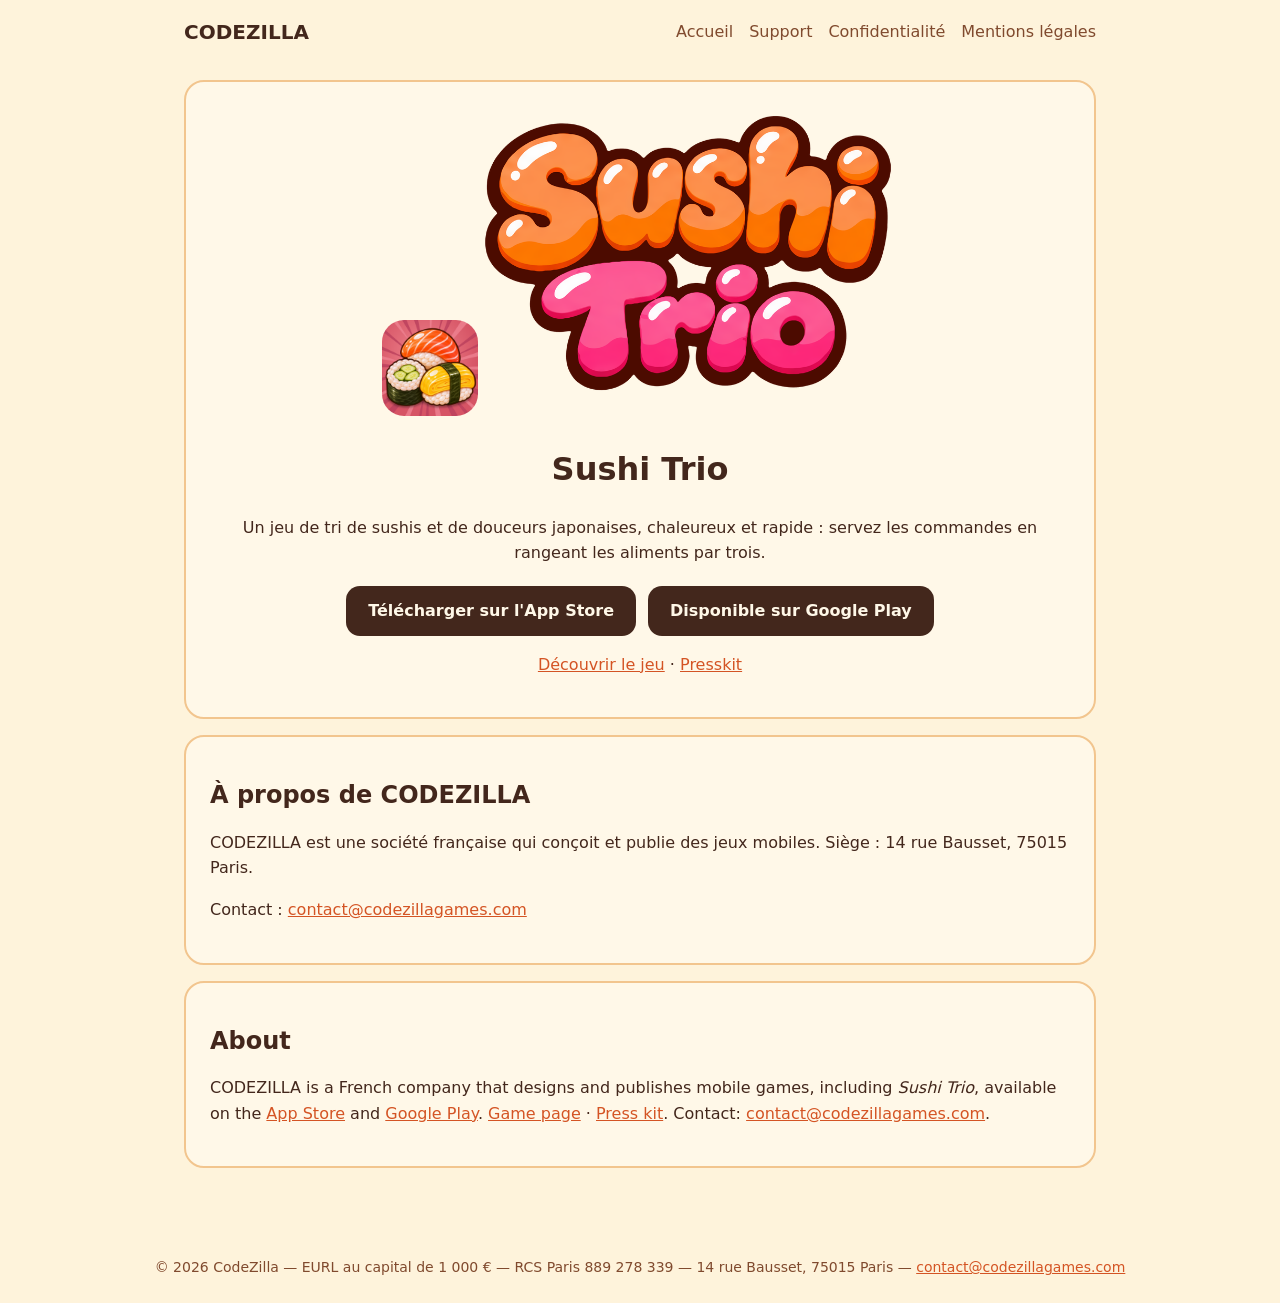
<file: index.html>
<!doctype html><html lang="fr"><head><meta charset="utf-8"><meta name="viewport" content="width=device-width,initial-scale=1"><title>CODEZILLA — Sushi Trio</title><meta name="description" content="CODEZILLA, studio de jeux mobiles, éditeur de Sushi Trio.">
<link rel="canonical" href="https://codezillagames.com/">
<meta name="apple-itunes-app" content="app-id=6835079924">
<meta property="og:type" content="website"><meta property="og:site_name" content="CODEZILLA"><meta property="og:locale" content="fr_FR"><meta property="og:url" content="https://codezillagames.com/"><meta property="og:title" content="CODEZILLA — Sushi Trio"><meta property="og:description" content="CODEZILLA, studio de jeux mobiles, éditeur de Sushi Trio : un casse-tête gourmand, gratuit sur l'App Store."><meta property="og:image" content="https://codezillagames.com/img/og-sushi-trio.jpg"><meta property="og:image:width" content="1200"><meta property="og:image:height" content="630">
<meta name="twitter:card" content="summary_large_image"><meta name="twitter:title" content="CODEZILLA — Sushi Trio"><meta name="twitter:description" content="Sushi Trio, un casse-tête gourmand, gratuit sur l'App Store."><meta name="twitter:image" content="https://codezillagames.com/img/og-sushi-trio.jpg"><link rel="icon" href="img/sushi-trio-icone.png"><link rel="stylesheet" href="style.css"></head><body>
<header><a class="brand" href="index.html">CODEZILLA</a><nav><a href="index.html">Accueil</a><a href="support.html">Support</a><a href="confidentialite.html">Confidentialité</a><a href="mentions-legales.html">Mentions légales</a></nav></header>
<main>
<section class="card hero"><img class="icon" src="img/sushi-trio-icone.png" alt="Icône de Sushi Trio"><img class="logo" src="img/sushi-trio-logo.png" alt="Sushi Trio"><h1>Sushi Trio</h1><p>Un jeu de tri de sushis et de douceurs japonaises, chaleureux et rapide : servez les commandes en rangeant les aliments par trois.</p><p class="stores"><a class="store" href="https://apps.apple.com/fr/app/sushi-trio-food-sort/id6835079924">Télécharger sur l'App Store</a><a class="store" href="https://play.google.com/store/apps/details?id=com.codezillagames.sushitrio&amp;hl=fr">Disponible sur Google Play</a></p><p><a href="sushi-trio.html">Découvrir le jeu</a> · <a href="presskit.html">Presskit</a></p></section>
<section class="card"><h2>À propos de CODEZILLA</h2><p>CODEZILLA est une société française qui conçoit et publie des jeux mobiles. Siège : 14 rue Bausset, 75015 Paris.</p><p>Contact : <a href="mailto:contact@codezillagames.com">contact@codezillagames.com</a></p></section>
<section class="card" lang="en"><h2>About</h2><p>CODEZILLA is a French company that designs and publishes mobile games, including <em>Sushi Trio</em>, available on the <a href="https://apps.apple.com/us/app/sushi-trio-food-sort/id6835079924">App Store</a> and <a href="https://play.google.com/store/apps/details?id=com.codezillagames.sushitrio&amp;hl=en">Google Play</a>. <a href="en/sushi-trio.html" hreflang="en">Game page</a> · <a href="en/presskit.html" hreflang="en">Press kit</a>. Contact: <a href="mailto:contact@codezillagames.com">contact@codezillagames.com</a>.</p></section>
</main>
<footer>© 2026 CodeZilla — EURL au capital de 1 000 € — RCS Paris 889 278 339 — 14 rue Bausset, 75015 Paris — <a href="mailto:contact@codezillagames.com">contact@codezillagames.com</a></footer></body></html>
</file>
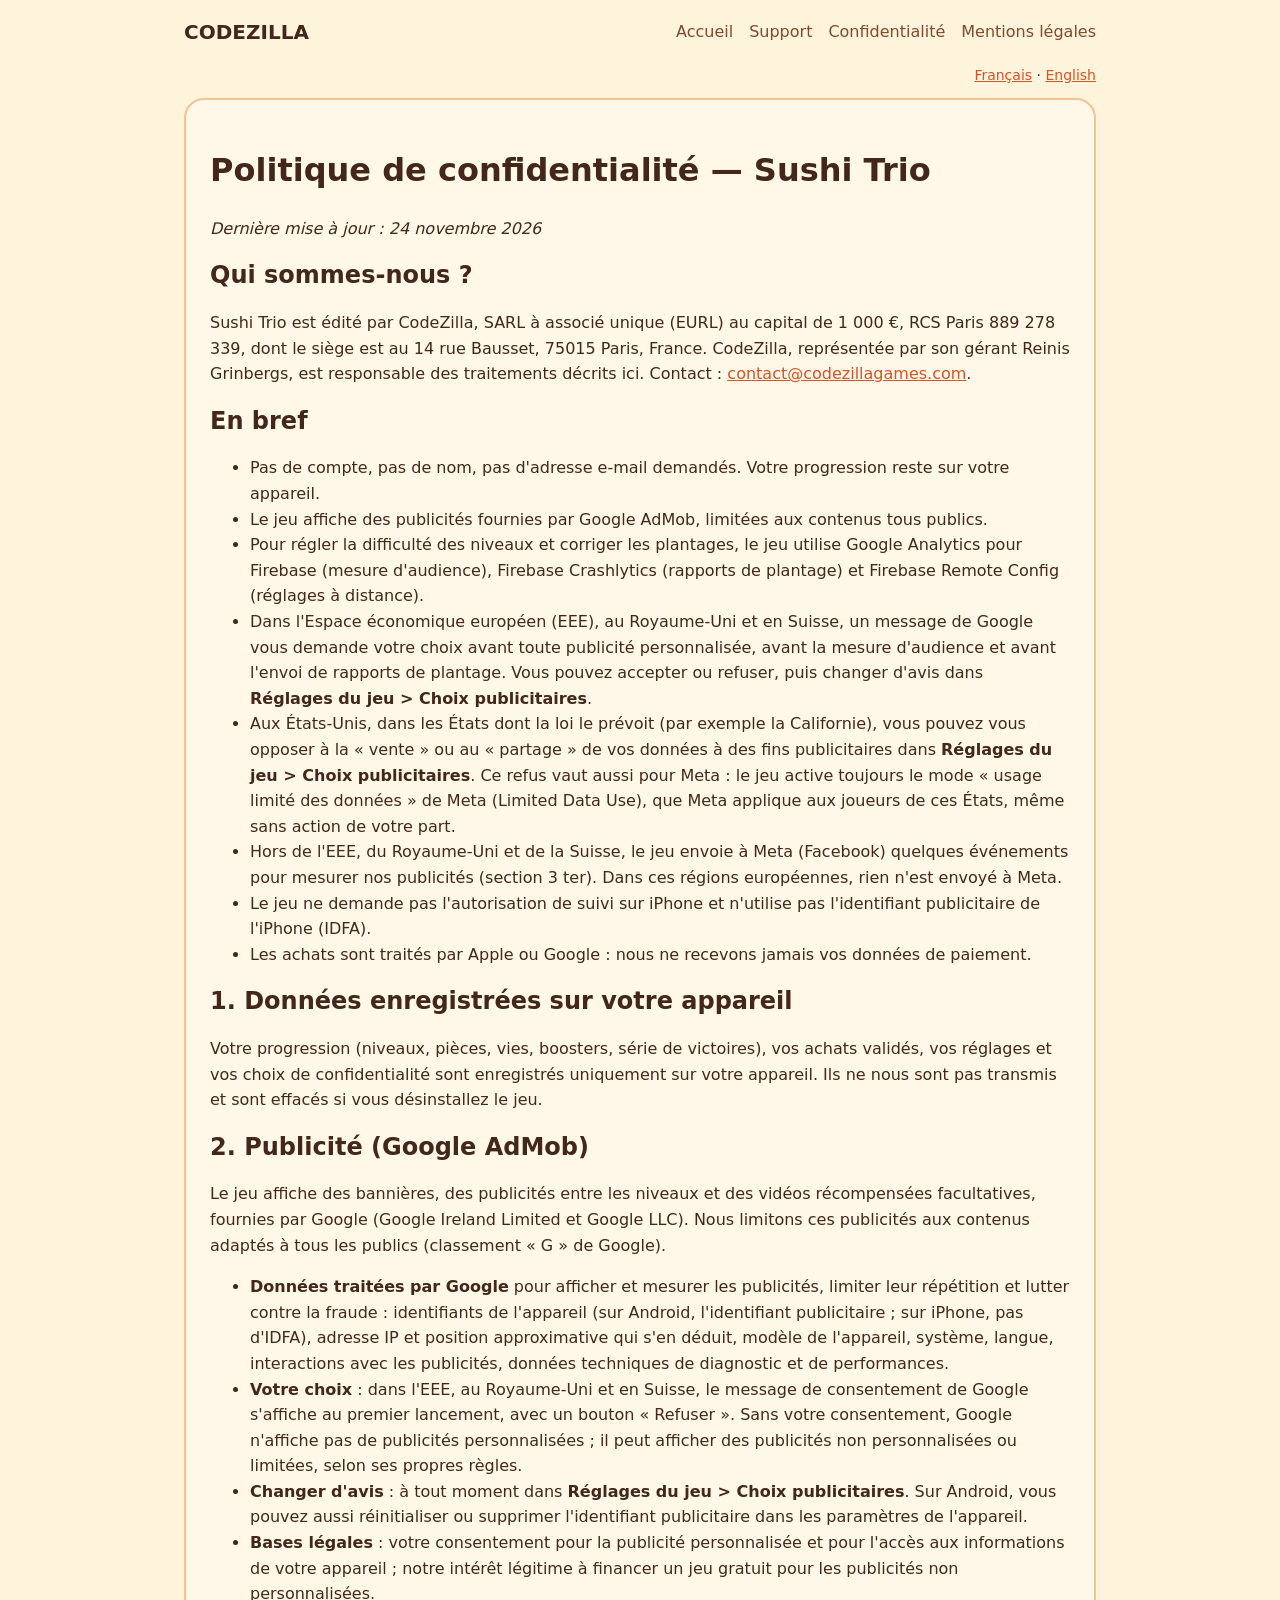
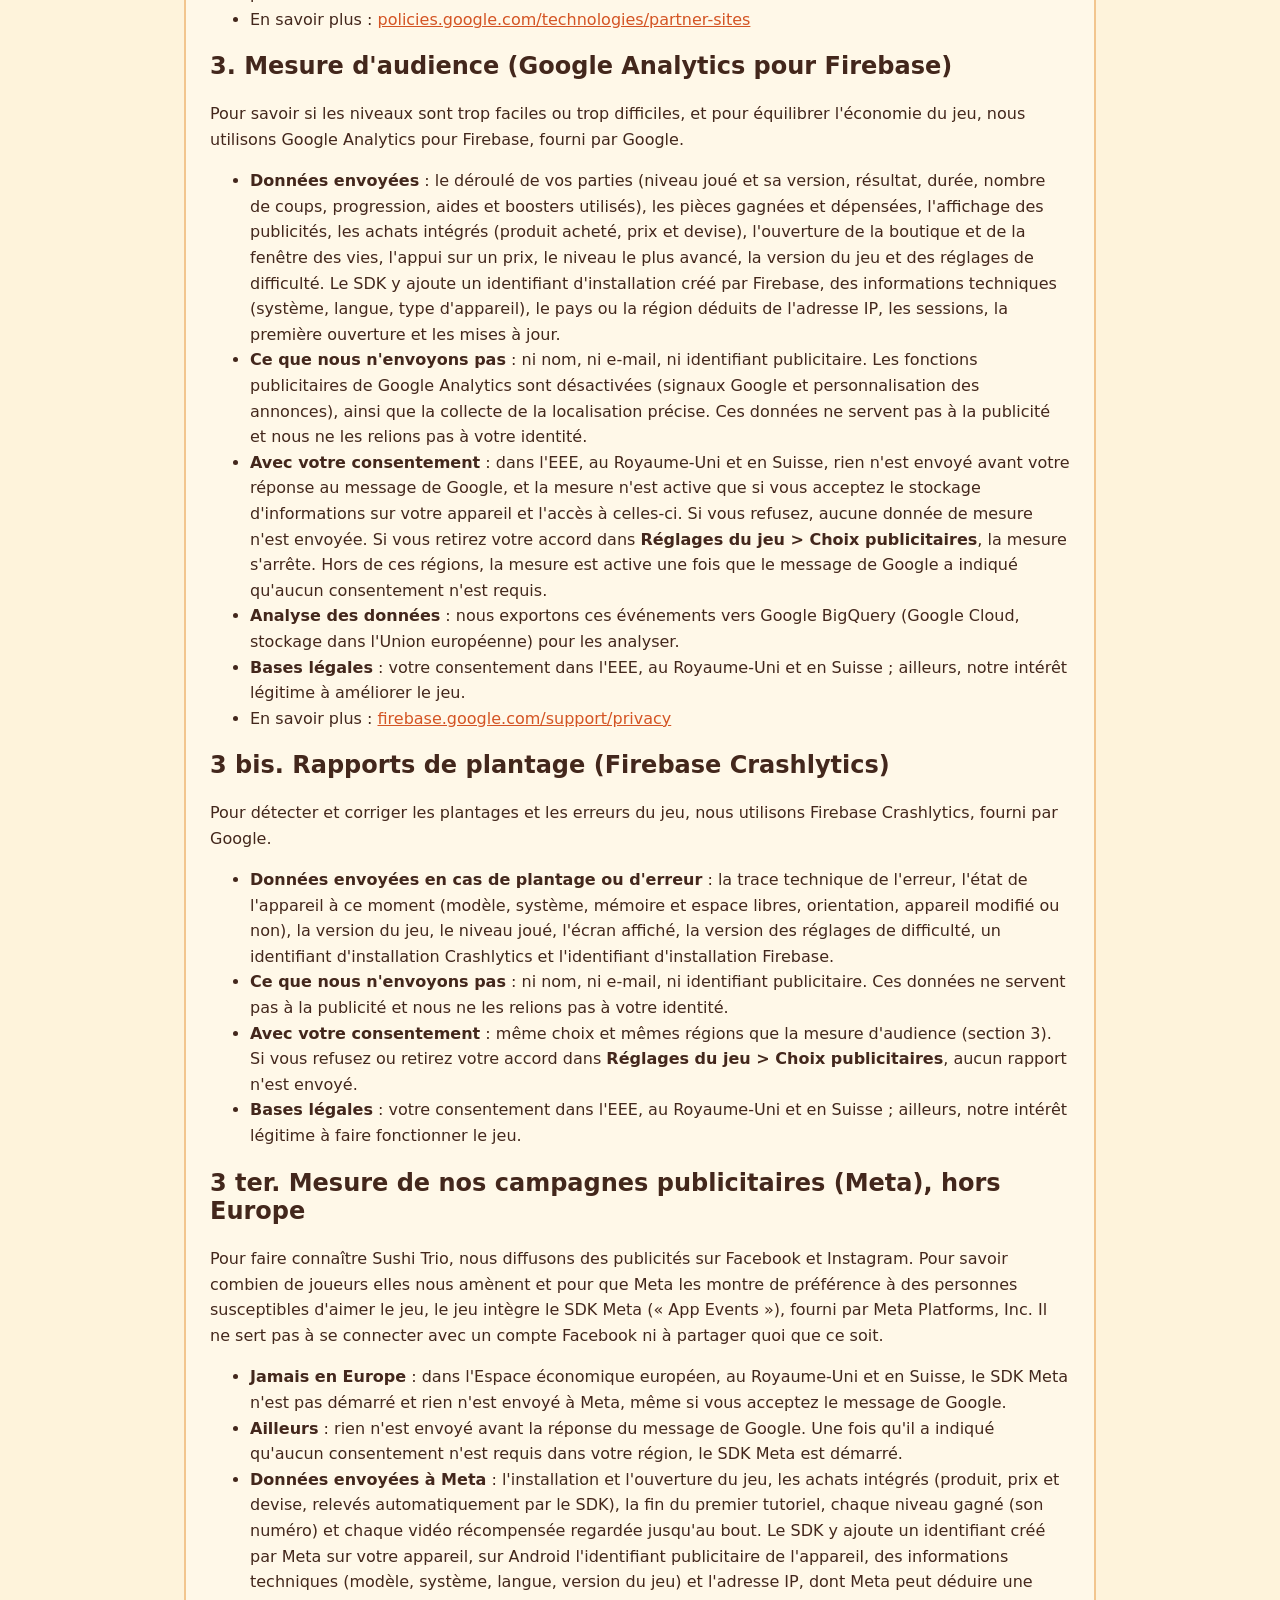
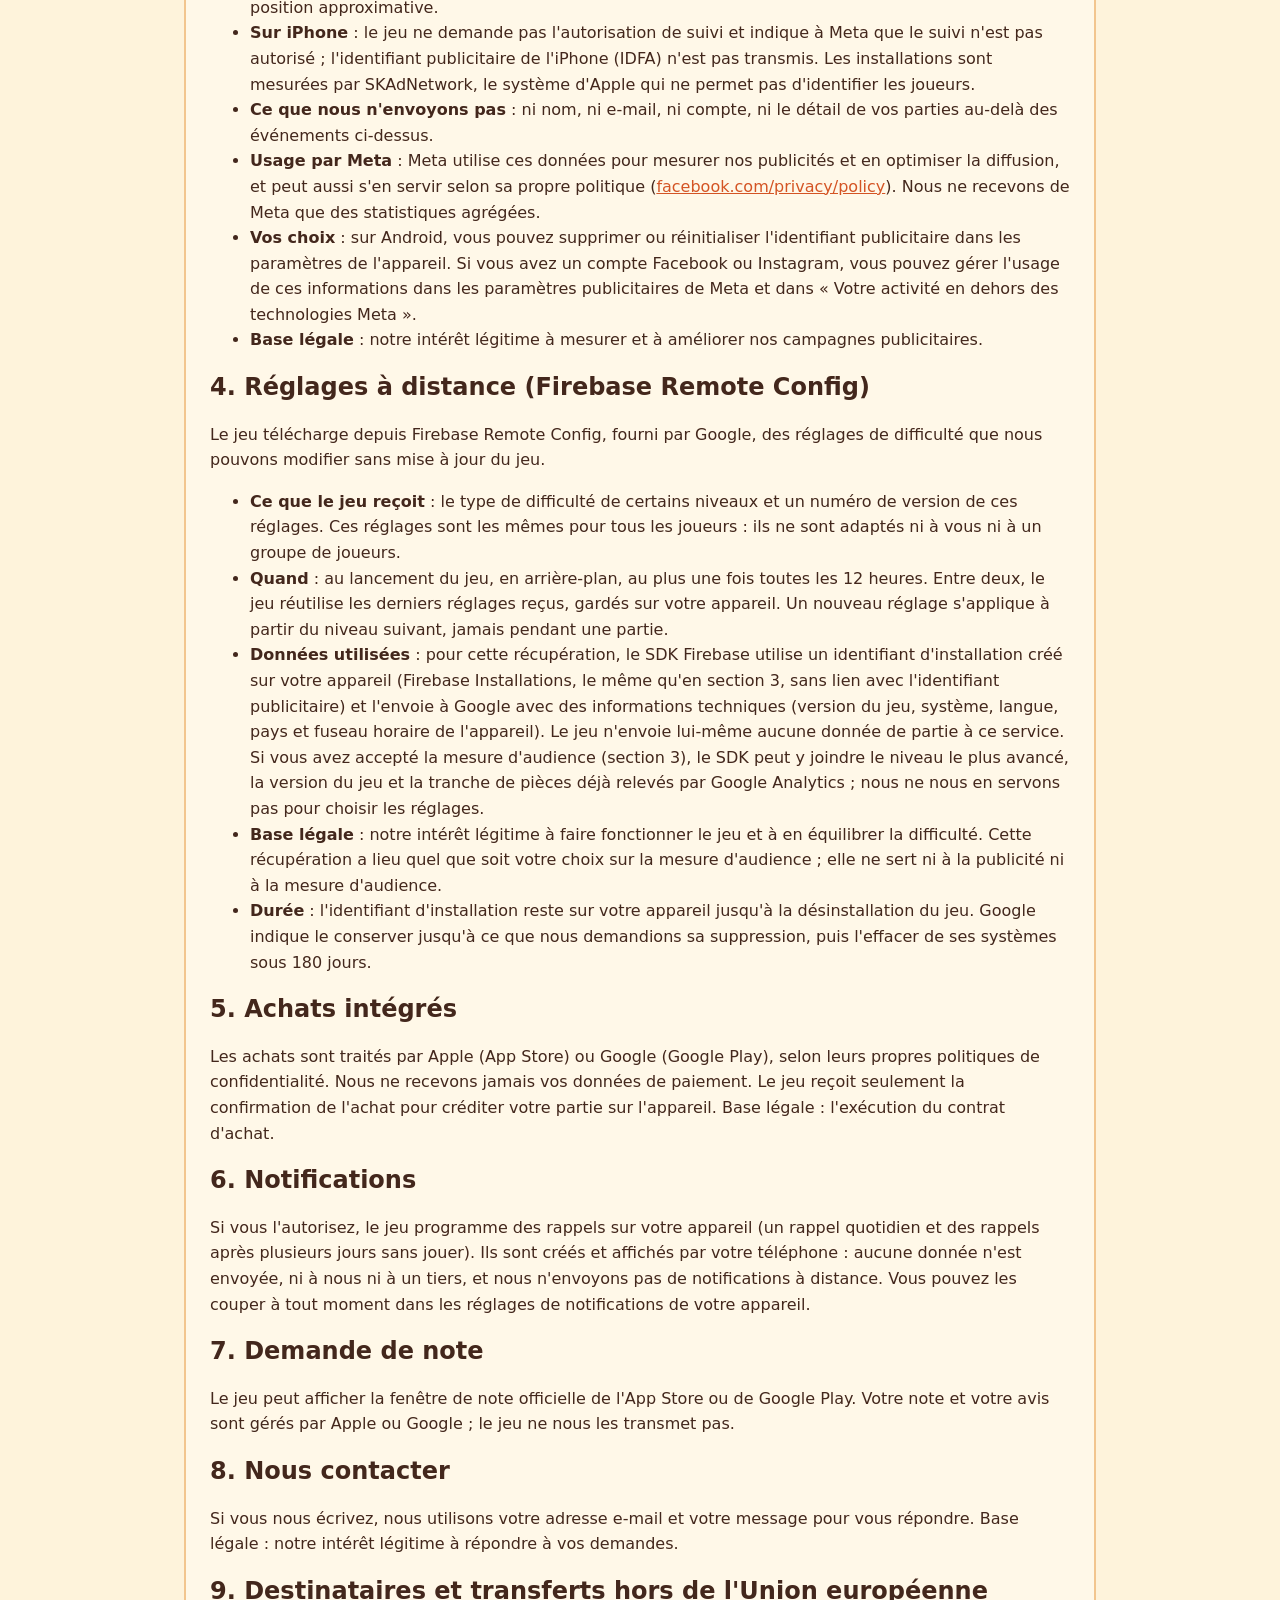
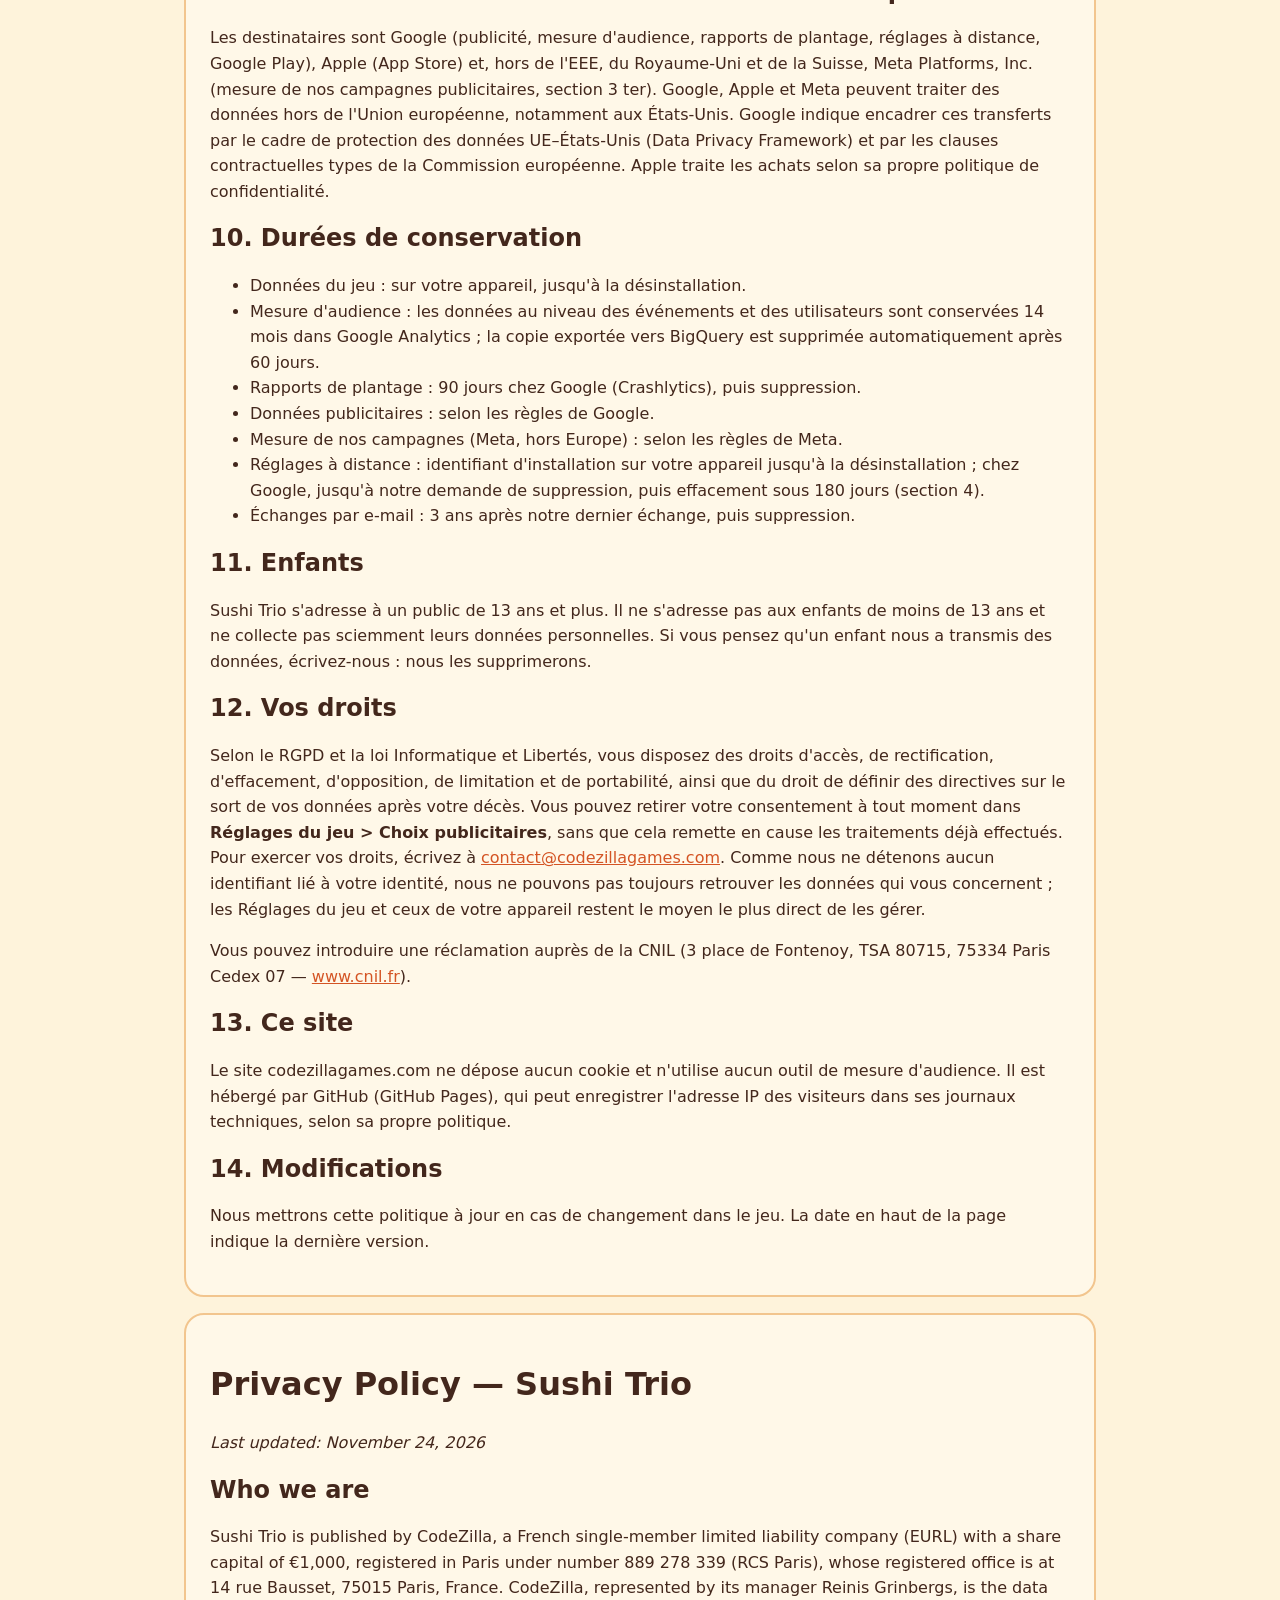
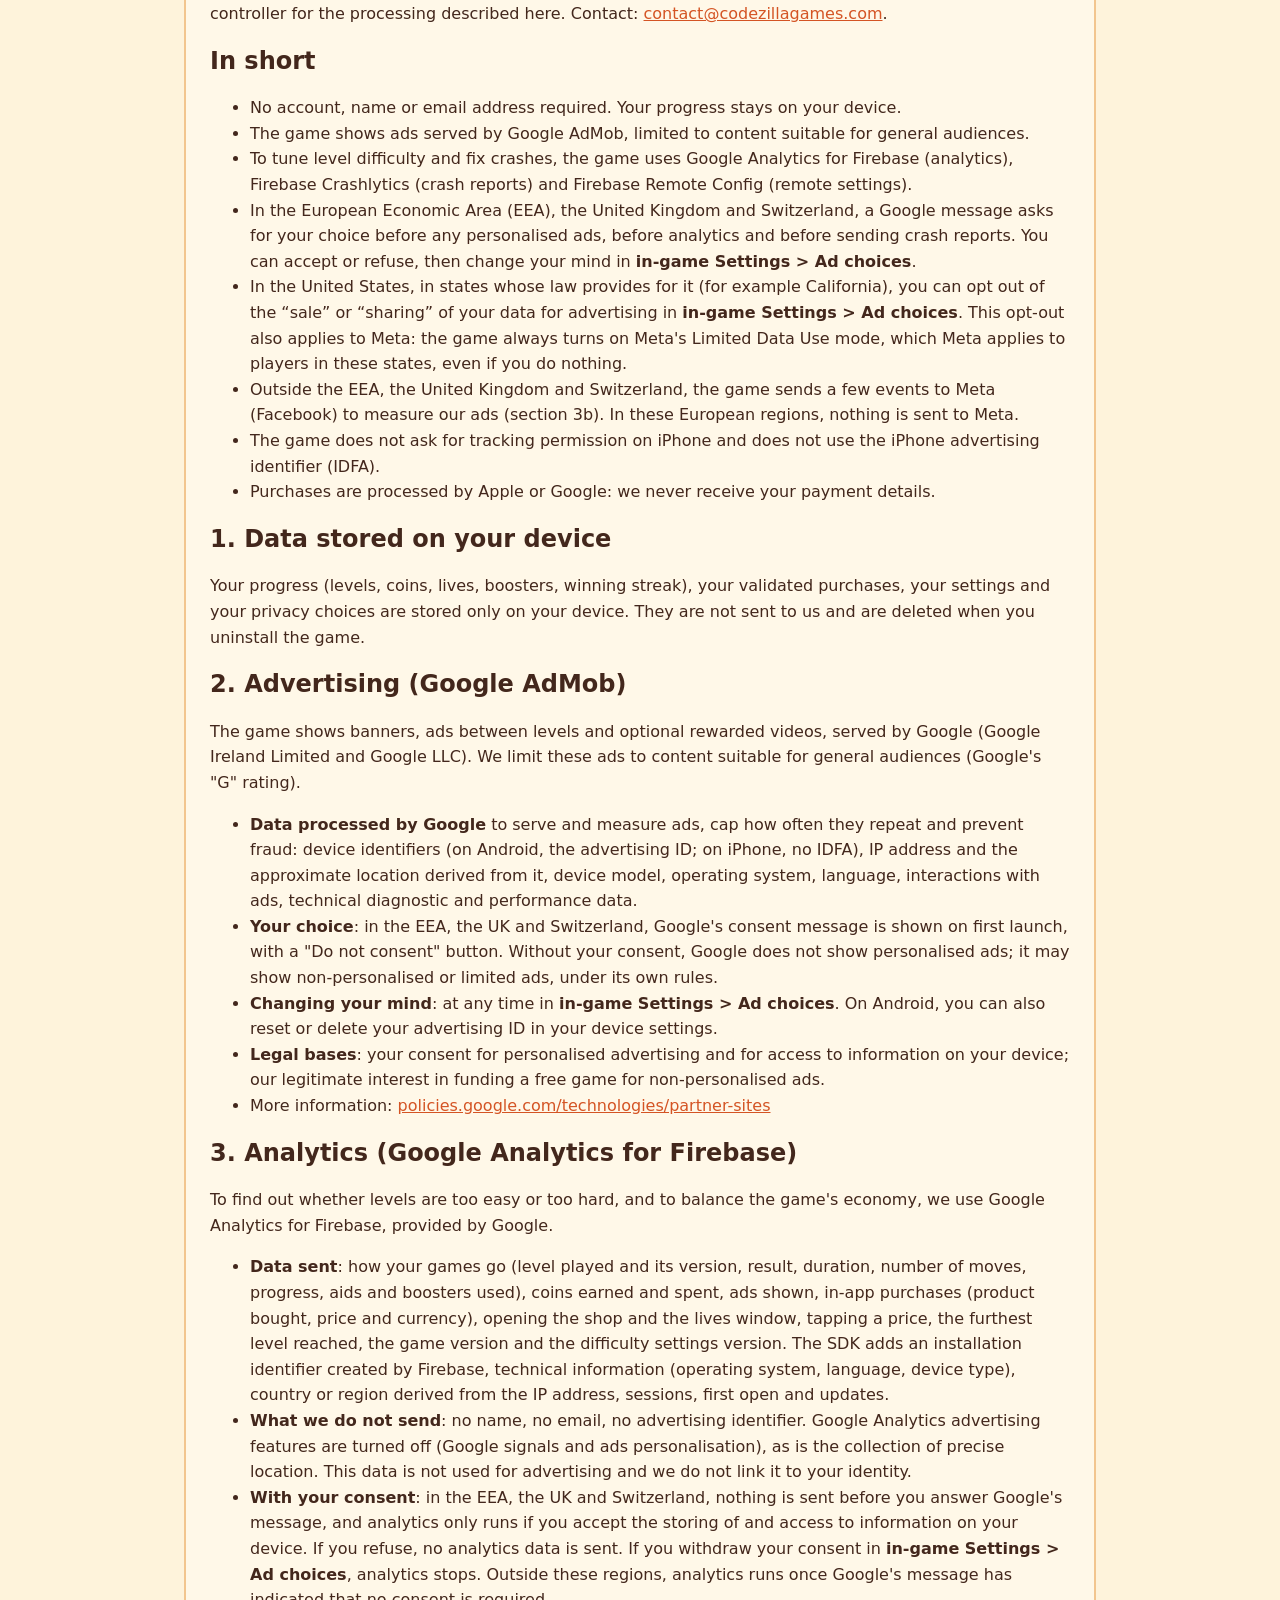
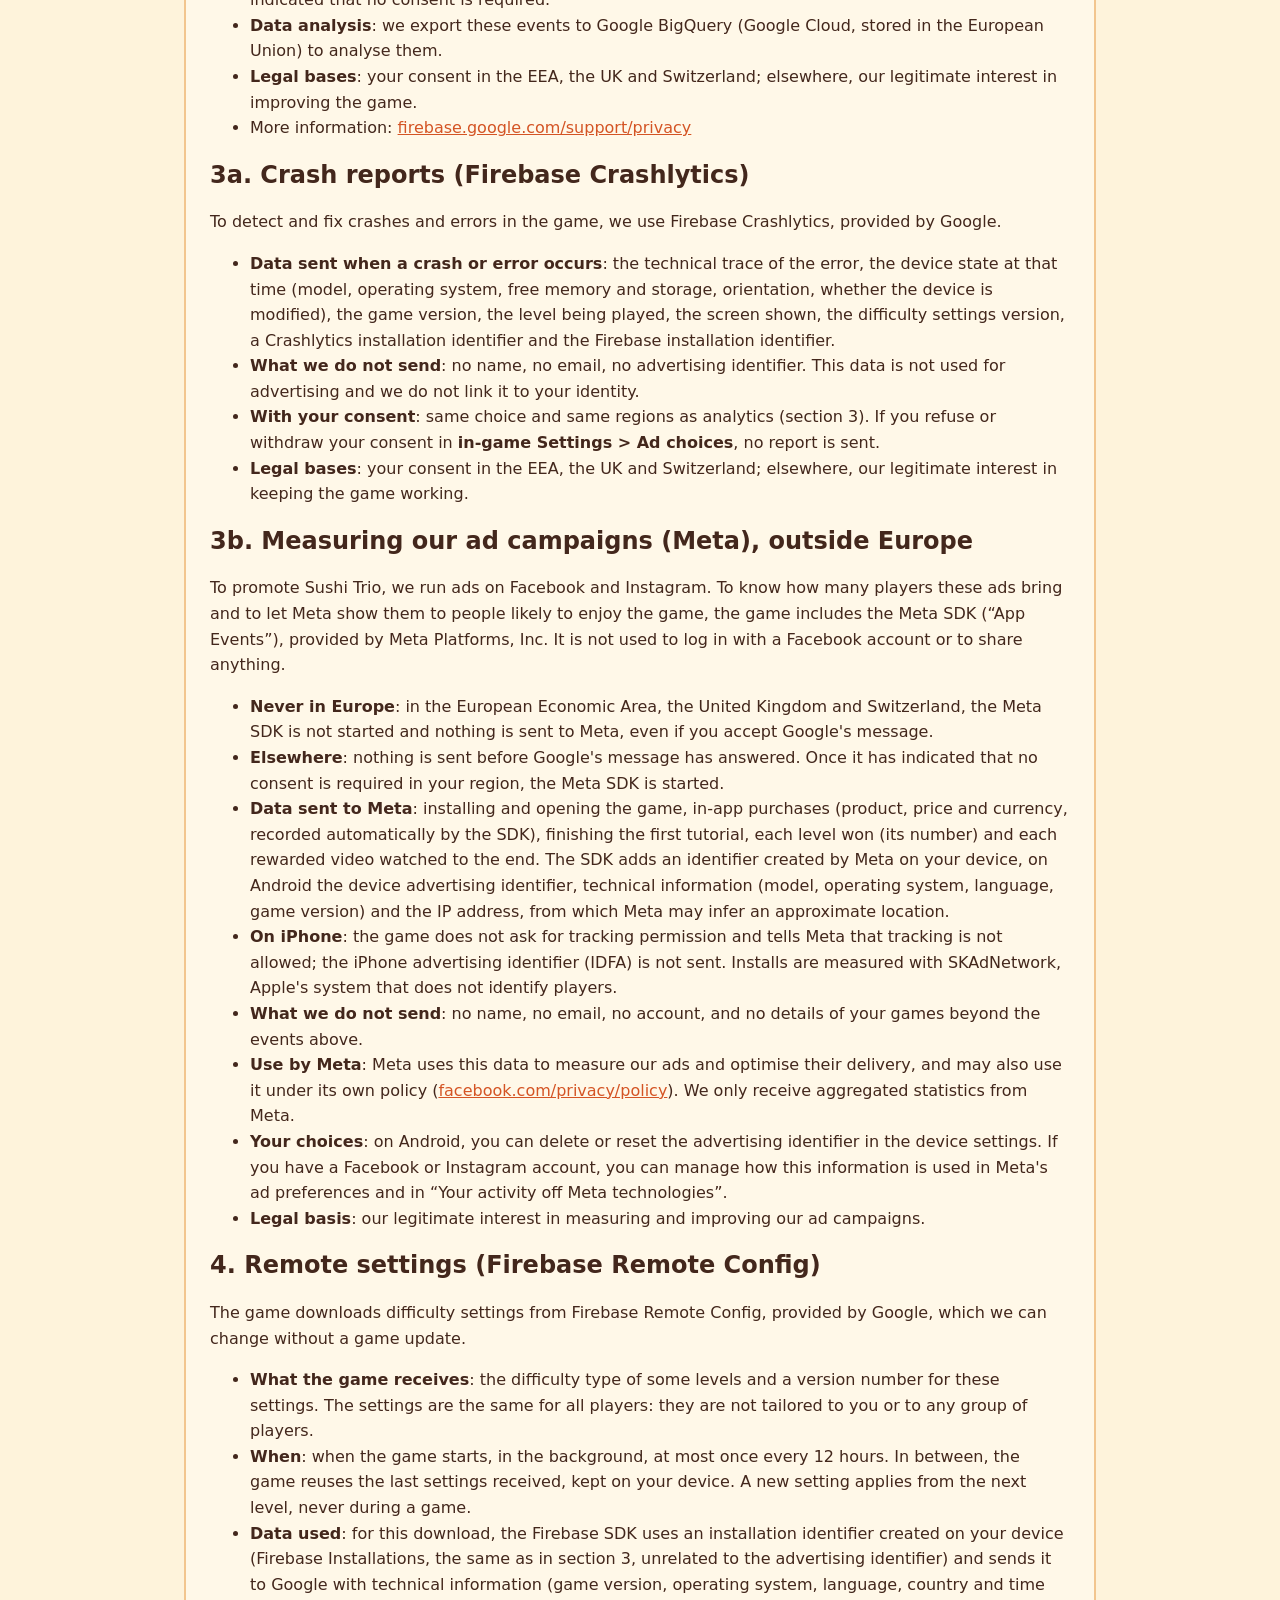
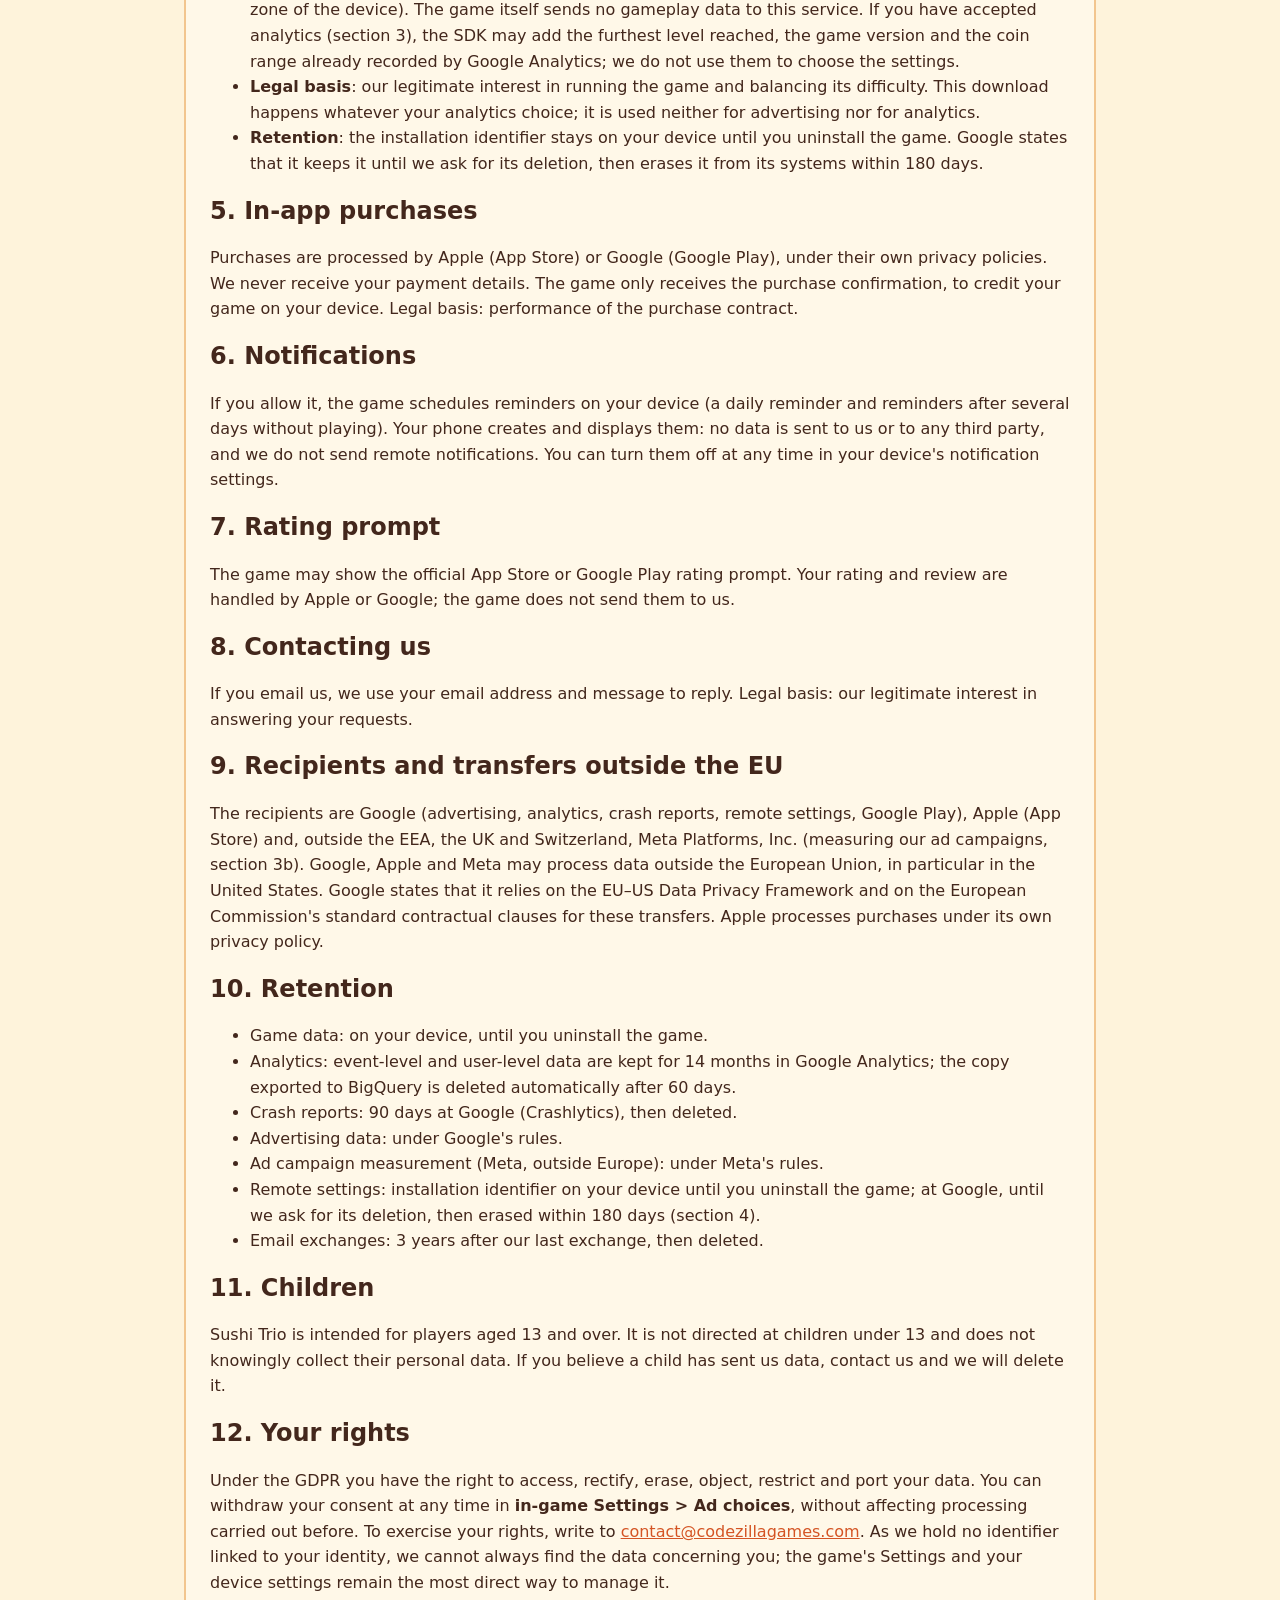
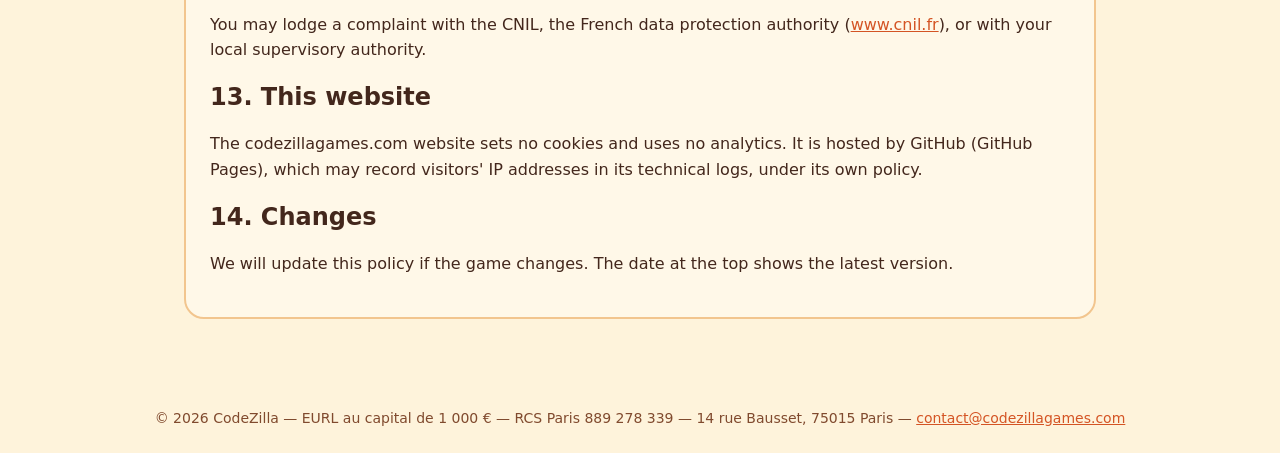
<file: confidentialite.html>
<!doctype html><html lang="fr"><head><meta charset="utf-8"><meta name="viewport" content="width=device-width,initial-scale=1"><title>Politique de confidentialité — Sushi Trio</title><meta name="description" content="Politique de confidentialité de Sushi Trio (CodeZilla). Privacy policy of Sushi Trio."><link rel="icon" href="img/sushi-trio-icone.png"><link rel="stylesheet" href="style.css"></head><body>
<header><a class="brand" href="index.html">CODEZILLA</a><nav><a href="index.html">Accueil</a><a href="support.html">Support</a><a href="confidentialite.html">Confidentialité</a><a href="mentions-legales.html">Mentions légales</a></nav></header>
<main>
<p class="langs"><a href="#fr">Français</a> · <a href="#en" hreflang="en">English</a></p>

<section class="card" id="fr">
<h1>Politique de confidentialité — Sushi Trio</h1>
<p><em>Dernière mise à jour : 24 novembre 2026</em></p>

<h2>Qui sommes-nous ?</h2>
<p>Sushi Trio est édité par CodeZilla, SARL à associé unique (EURL) au capital de 1 000 €, RCS Paris 889 278 339, dont le siège est au 14 rue Bausset, 75015 Paris, France. CodeZilla, représentée par son gérant Reinis Grinbergs, est responsable des traitements décrits ici. Contact : <a href="mailto:contact@codezillagames.com">contact@codezillagames.com</a>.</p>

<h2>En bref</h2>
<ul>
<li>Pas de compte, pas de nom, pas d'adresse e-mail demandés. Votre progression reste sur votre appareil.</li>
<li>Le jeu affiche des publicités fournies par Google AdMob, limitées aux contenus tous publics.</li>
<li>Pour régler la difficulté des niveaux et corriger les plantages, le jeu utilise Google Analytics pour Firebase (mesure d'audience), Firebase Crashlytics (rapports de plantage) et Firebase Remote Config (réglages à distance).</li>
<li>Dans l'Espace économique européen (EEE), au Royaume-Uni et en Suisse, un message de Google vous demande votre choix avant toute publicité personnalisée, avant la mesure d'audience et avant l'envoi de rapports de plantage. Vous pouvez accepter ou refuser, puis changer d'avis dans <strong>Réglages du jeu &gt; Choix publicitaires</strong>.</li>
<li>Aux États-Unis, dans les États dont la loi le prévoit (par exemple la Californie), vous pouvez vous opposer à la « vente » ou au « partage » de vos données à des fins publicitaires dans <strong>Réglages du jeu &gt; Choix publicitaires</strong>. Ce refus vaut aussi pour Meta : le jeu active toujours le mode « usage limité des données » de Meta (Limited Data Use), que Meta applique aux joueurs de ces États, même sans action de votre part.</li>
<li>Hors de l'EEE, du Royaume-Uni et de la Suisse, le jeu envoie à Meta (Facebook) quelques événements pour mesurer nos publicités (section 3 ter). Dans ces régions européennes, rien n'est envoyé à Meta.</li>
<li>Le jeu ne demande pas l'autorisation de suivi sur iPhone et n'utilise pas l'identifiant publicitaire de l'iPhone (IDFA).</li>
<li>Les achats sont traités par Apple ou Google : nous ne recevons jamais vos données de paiement.</li>
</ul>

<h2>1. Données enregistrées sur votre appareil</h2>
<p>Votre progression (niveaux, pièces, vies, boosters, série de victoires), vos achats validés, vos réglages et vos choix de confidentialité sont enregistrés uniquement sur votre appareil. Ils ne nous sont pas transmis et sont effacés si vous désinstallez le jeu.</p>

<h2>2. Publicité (Google AdMob)</h2>
<p>Le jeu affiche des bannières, des publicités entre les niveaux et des vidéos récompensées facultatives, fournies par Google (Google Ireland Limited et Google LLC). Nous limitons ces publicités aux contenus adaptés à tous les publics (classement « G » de Google).</p>
<ul>
<li><strong>Données traitées par Google</strong> pour afficher et mesurer les publicités, limiter leur répétition et lutter contre la fraude : identifiants de l'appareil (sur Android, l'identifiant publicitaire ; sur iPhone, pas d'IDFA), adresse IP et position approximative qui s'en déduit, modèle de l'appareil, système, langue, interactions avec les publicités, données techniques de diagnostic et de performances.</li>
<li><strong>Votre choix</strong> : dans l'EEE, au Royaume-Uni et en Suisse, le message de consentement de Google s'affiche au premier lancement, avec un bouton « Refuser ». Sans votre consentement, Google n'affiche pas de publicités personnalisées ; il peut afficher des publicités non personnalisées ou limitées, selon ses propres règles.</li>
<li><strong>Changer d'avis</strong> : à tout moment dans <strong>Réglages du jeu &gt; Choix publicitaires</strong>. Sur Android, vous pouvez aussi réinitialiser ou supprimer l'identifiant publicitaire dans les paramètres de l'appareil.</li>
<li><strong>Bases légales</strong> : votre consentement pour la publicité personnalisée et pour l'accès aux informations de votre appareil ; notre intérêt légitime à financer un jeu gratuit pour les publicités non personnalisées.</li>
<li>En savoir plus : <a href="https://policies.google.com/technologies/partner-sites">policies.google.com/technologies/partner-sites</a></li>
</ul>

<h2>3. Mesure d'audience (Google Analytics pour Firebase)</h2>
<p>Pour savoir si les niveaux sont trop faciles ou trop difficiles, et pour équilibrer l'économie du jeu, nous utilisons Google Analytics pour Firebase, fourni par Google.</p>
<ul>
<li><strong>Données envoyées</strong> : le déroulé de vos parties (niveau joué et sa version, résultat, durée, nombre de coups, progression, aides et boosters utilisés), les pièces gagnées et dépensées, l'affichage des publicités, les achats intégrés (produit acheté, prix et devise), l'ouverture de la boutique et de la fenêtre des vies, l'appui sur un prix, le niveau le plus avancé, la version du jeu et des réglages de difficulté. Le SDK y ajoute un identifiant d'installation créé par Firebase, des informations techniques (système, langue, type d'appareil), le pays ou la région déduits de l'adresse IP, les sessions, la première ouverture et les mises à jour.</li>
<li><strong>Ce que nous n'envoyons pas</strong> : ni nom, ni e-mail, ni identifiant publicitaire. Les fonctions publicitaires de Google Analytics sont désactivées (signaux Google et personnalisation des annonces), ainsi que la collecte de la localisation précise. Ces données ne servent pas à la publicité et nous ne les relions pas à votre identité.</li>
<li><strong>Avec votre consentement</strong> : dans l'EEE, au Royaume-Uni et en Suisse, rien n'est envoyé avant votre réponse au message de Google, et la mesure n'est active que si vous acceptez le stockage d'informations sur votre appareil et l'accès à celles-ci. Si vous refusez, aucune donnée de mesure n'est envoyée. Si vous retirez votre accord dans <strong>Réglages du jeu &gt; Choix publicitaires</strong>, la mesure s'arrête. Hors de ces régions, la mesure est active une fois que le message de Google a indiqué qu'aucun consentement n'est requis.</li>
<li><strong>Analyse des données</strong> : nous exportons ces événements vers Google BigQuery (Google Cloud, stockage dans l'Union européenne) pour les analyser.</li>
<li><strong>Bases légales</strong> : votre consentement dans l'EEE, au Royaume-Uni et en Suisse ; ailleurs, notre intérêt légitime à améliorer le jeu.</li>
<li>En savoir plus : <a href="https://firebase.google.com/support/privacy">firebase.google.com/support/privacy</a></li>
</ul>

<h2>3 bis. Rapports de plantage (Firebase Crashlytics)</h2>
<p>Pour détecter et corriger les plantages et les erreurs du jeu, nous utilisons Firebase Crashlytics, fourni par Google.</p>
<ul>
<li><strong>Données envoyées en cas de plantage ou d'erreur</strong> : la trace technique de l'erreur, l'état de l'appareil à ce moment (modèle, système, mémoire et espace libres, orientation, appareil modifié ou non), la version du jeu, le niveau joué, l'écran affiché, la version des réglages de difficulté, un identifiant d'installation Crashlytics et l'identifiant d'installation Firebase.</li>
<li><strong>Ce que nous n'envoyons pas</strong> : ni nom, ni e-mail, ni identifiant publicitaire. Ces données ne servent pas à la publicité et nous ne les relions pas à votre identité.</li>
<li><strong>Avec votre consentement</strong> : même choix et mêmes régions que la mesure d'audience (section 3). Si vous refusez ou retirez votre accord dans <strong>Réglages du jeu &gt; Choix publicitaires</strong>, aucun rapport n'est envoyé.</li>
<li><strong>Bases légales</strong> : votre consentement dans l'EEE, au Royaume-Uni et en Suisse ; ailleurs, notre intérêt légitime à faire fonctionner le jeu.</li>
</ul>

<h2>3 ter. Mesure de nos campagnes publicitaires (Meta), hors Europe</h2>
<p>Pour faire connaître Sushi Trio, nous diffusons des publicités sur Facebook et Instagram. Pour savoir combien de joueurs elles nous amènent et pour que Meta les montre de préférence à des personnes susceptibles d'aimer le jeu, le jeu intègre le SDK Meta (« App Events »), fourni par Meta Platforms, Inc. Il ne sert pas à se connecter avec un compte Facebook ni à partager quoi que ce soit.</p>
<ul>
<li><strong>Jamais en Europe</strong> : dans l'Espace économique européen, au Royaume-Uni et en Suisse, le SDK Meta n'est pas démarré et rien n'est envoyé à Meta, même si vous acceptez le message de Google.</li>
<li><strong>Ailleurs</strong> : rien n'est envoyé avant la réponse du message de Google. Une fois qu'il a indiqué qu'aucun consentement n'est requis dans votre région, le SDK Meta est démarré.</li>
<li><strong>Données envoyées à Meta</strong> : l'installation et l'ouverture du jeu, les achats intégrés (produit, prix et devise, relevés automatiquement par le SDK), la fin du premier tutoriel, chaque niveau gagné (son numéro) et chaque vidéo récompensée regardée jusqu'au bout. Le SDK y ajoute un identifiant créé par Meta sur votre appareil, sur Android l'identifiant publicitaire de l'appareil, des informations techniques (modèle, système, langue, version du jeu) et l'adresse IP, dont Meta peut déduire une position approximative.</li>
<li><strong>Sur iPhone</strong> : le jeu ne demande pas l'autorisation de suivi et indique à Meta que le suivi n'est pas autorisé ; l'identifiant publicitaire de l'iPhone (IDFA) n'est pas transmis. Les installations sont mesurées par SKAdNetwork, le système d'Apple qui ne permet pas d'identifier les joueurs.</li>
<li><strong>Ce que nous n'envoyons pas</strong> : ni nom, ni e-mail, ni compte, ni le détail de vos parties au-delà des événements ci-dessus.</li>
<li><strong>Usage par Meta</strong> : Meta utilise ces données pour mesurer nos publicités et en optimiser la diffusion, et peut aussi s'en servir selon sa propre politique (<a href="https://www.facebook.com/privacy/policy/">facebook.com/privacy/policy</a>). Nous ne recevons de Meta que des statistiques agrégées.</li>
<li><strong>Vos choix</strong> : sur Android, vous pouvez supprimer ou réinitialiser l'identifiant publicitaire dans les paramètres de l'appareil. Si vous avez un compte Facebook ou Instagram, vous pouvez gérer l'usage de ces informations dans les paramètres publicitaires de Meta et dans « Votre activité en dehors des technologies Meta ».</li>
<li><strong>Base légale</strong> : notre intérêt légitime à mesurer et à améliorer nos campagnes publicitaires.</li>
</ul>

<h2>4. Réglages à distance (Firebase Remote Config)</h2>
<p>Le jeu télécharge depuis Firebase Remote Config, fourni par Google, des réglages de difficulté que nous pouvons modifier sans mise à jour du jeu.</p>
<ul>
<li><strong>Ce que le jeu reçoit</strong> : le type de difficulté de certains niveaux et un numéro de version de ces réglages. Ces réglages sont les mêmes pour tous les joueurs : ils ne sont adaptés ni à vous ni à un groupe de joueurs.</li>
<li><strong>Quand</strong> : au lancement du jeu, en arrière-plan, au plus une fois toutes les 12 heures. Entre deux, le jeu réutilise les derniers réglages reçus, gardés sur votre appareil. Un nouveau réglage s'applique à partir du niveau suivant, jamais pendant une partie.</li>
<li><strong>Données utilisées</strong> : pour cette récupération, le SDK Firebase utilise un identifiant d'installation créé sur votre appareil (Firebase Installations, le même qu'en section 3, sans lien avec l'identifiant publicitaire) et l'envoie à Google avec des informations techniques (version du jeu, système, langue, pays et fuseau horaire de l'appareil). Le jeu n'envoie lui-même aucune donnée de partie à ce service. Si vous avez accepté la mesure d'audience (section 3), le SDK peut y joindre le niveau le plus avancé, la version du jeu et la tranche de pièces déjà relevés par Google Analytics ; nous ne nous en servons pas pour choisir les réglages.</li>
<li><strong>Base légale</strong> : notre intérêt légitime à faire fonctionner le jeu et à en équilibrer la difficulté. Cette récupération a lieu quel que soit votre choix sur la mesure d'audience ; elle ne sert ni à la publicité ni à la mesure d'audience.</li>
<li><strong>Durée</strong> : l'identifiant d'installation reste sur votre appareil jusqu'à la désinstallation du jeu. Google indique le conserver jusqu'à ce que nous demandions sa suppression, puis l'effacer de ses systèmes sous 180 jours.</li>
</ul>

<h2>5. Achats intégrés</h2>
<p>Les achats sont traités par Apple (App Store) ou Google (Google Play), selon leurs propres politiques de confidentialité. Nous ne recevons jamais vos données de paiement. Le jeu reçoit seulement la confirmation de l'achat pour créditer votre partie sur l'appareil. Base légale : l'exécution du contrat d'achat.</p>

<h2>6. Notifications</h2>
<p>Si vous l'autorisez, le jeu programme des rappels sur votre appareil (un rappel quotidien et des rappels après plusieurs jours sans jouer). Ils sont créés et affichés par votre téléphone : aucune donnée n'est envoyée, ni à nous ni à un tiers, et nous n'envoyons pas de notifications à distance. Vous pouvez les couper à tout moment dans les réglages de notifications de votre appareil.</p>

<h2>7. Demande de note</h2>
<p>Le jeu peut afficher la fenêtre de note officielle de l'App Store ou de Google Play. Votre note et votre avis sont gérés par Apple ou Google ; le jeu ne nous les transmet pas.</p>

<h2>8. Nous contacter</h2>
<p>Si vous nous écrivez, nous utilisons votre adresse e-mail et votre message pour vous répondre. Base légale : notre intérêt légitime à répondre à vos demandes.</p>

<h2>9. Destinataires et transferts hors de l'Union européenne</h2>
<p>Les destinataires sont Google (publicité, mesure d'audience, rapports de plantage, réglages à distance, Google Play), Apple (App Store) et, hors de l'EEE, du Royaume-Uni et de la Suisse, Meta Platforms, Inc. (mesure de nos campagnes publicitaires, section 3 ter). Google, Apple et Meta peuvent traiter des données hors de l'Union européenne, notamment aux États-Unis. Google indique encadrer ces transferts par le cadre de protection des données UE–États-Unis (Data Privacy Framework) et par les clauses contractuelles types de la Commission européenne. Apple traite les achats selon sa propre politique de confidentialité.</p>

<h2>10. Durées de conservation</h2>
<ul>
<li>Données du jeu : sur votre appareil, jusqu'à la désinstallation.</li>
<li>Mesure d'audience : les données au niveau des événements et des utilisateurs sont conservées 14 mois dans Google Analytics ; la copie exportée vers BigQuery est supprimée automatiquement après 60 jours.</li>
<li>Rapports de plantage : 90 jours chez Google (Crashlytics), puis suppression.</li>
<li>Données publicitaires : selon les règles de Google.</li>
<li>Mesure de nos campagnes (Meta, hors Europe) : selon les règles de Meta.</li>
<li>Réglages à distance : identifiant d'installation sur votre appareil jusqu'à la désinstallation ; chez Google, jusqu'à notre demande de suppression, puis effacement sous 180 jours (section 4).</li>
<li>Échanges par e-mail : 3 ans après notre dernier échange, puis suppression.</li>
</ul>

<h2>11. Enfants</h2>
<p>Sushi Trio s'adresse à un public de 13 ans et plus. Il ne s'adresse pas aux enfants de moins de 13 ans et ne collecte pas sciemment leurs données personnelles. Si vous pensez qu'un enfant nous a transmis des données, écrivez-nous : nous les supprimerons.</p>

<h2>12. Vos droits</h2>
<p>Selon le RGPD et la loi Informatique et Libertés, vous disposez des droits d'accès, de rectification, d'effacement, d'opposition, de limitation et de portabilité, ainsi que du droit de définir des directives sur le sort de vos données après votre décès. Vous pouvez retirer votre consentement à tout moment dans <strong>Réglages du jeu &gt; Choix publicitaires</strong>, sans que cela remette en cause les traitements déjà effectués. Pour exercer vos droits, écrivez à <a href="mailto:contact@codezillagames.com">contact@codezillagames.com</a>. Comme nous ne détenons aucun identifiant lié à votre identité, nous ne pouvons pas toujours retrouver les données qui vous concernent ; les Réglages du jeu et ceux de votre appareil restent le moyen le plus direct de les gérer.</p>
<p>Vous pouvez introduire une réclamation auprès de la CNIL (3 place de Fontenoy, TSA 80715, 75334 Paris Cedex 07 — <a href="https://www.cnil.fr">www.cnil.fr</a>).</p>

<h2>13. Ce site</h2>
<p>Le site codezillagames.com ne dépose aucun cookie et n'utilise aucun outil de mesure d'audience. Il est hébergé par GitHub (GitHub Pages), qui peut enregistrer l'adresse IP des visiteurs dans ses journaux techniques, selon sa propre politique.</p>

<h2>14. Modifications</h2>
<p>Nous mettrons cette politique à jour en cas de changement dans le jeu. La date en haut de la page indique la dernière version.</p>
</section>

<section class="card" id="en" lang="en">
<h1>Privacy Policy — Sushi Trio</h1>
<p><em>Last updated: November 24, 2026</em></p>

<h2>Who we are</h2>
<p>Sushi Trio is published by CodeZilla, a French single-member limited liability company (EURL) with a share capital of €1,000, registered in Paris under number 889 278 339 (RCS Paris), whose registered office is at 14 rue Bausset, 75015 Paris, France. CodeZilla, represented by its manager Reinis Grinbergs, is the data controller for the processing described here. Contact: <a href="mailto:contact@codezillagames.com">contact@codezillagames.com</a>.</p>

<h2>In short</h2>
<ul>
<li>No account, name or email address required. Your progress stays on your device.</li>
<li>The game shows ads served by Google AdMob, limited to content suitable for general audiences.</li>
<li>To tune level difficulty and fix crashes, the game uses Google Analytics for Firebase (analytics), Firebase Crashlytics (crash reports) and Firebase Remote Config (remote settings).</li>
<li>In the European Economic Area (EEA), the United Kingdom and Switzerland, a Google message asks for your choice before any personalised ads, before analytics and before sending crash reports. You can accept or refuse, then change your mind in <strong>in-game Settings &gt; Ad choices</strong>.</li>
<li>In the United States, in states whose law provides for it (for example California), you can opt out of the “sale” or “sharing” of your data for advertising in <strong>in-game Settings &gt; Ad choices</strong>. This opt-out also applies to Meta: the game always turns on Meta's Limited Data Use mode, which Meta applies to players in these states, even if you do nothing.</li>
<li>Outside the EEA, the United Kingdom and Switzerland, the game sends a few events to Meta (Facebook) to measure our ads (section 3b). In these European regions, nothing is sent to Meta.</li>
<li>The game does not ask for tracking permission on iPhone and does not use the iPhone advertising identifier (IDFA).</li>
<li>Purchases are processed by Apple or Google: we never receive your payment details.</li>
</ul>

<h2>1. Data stored on your device</h2>
<p>Your progress (levels, coins, lives, boosters, winning streak), your validated purchases, your settings and your privacy choices are stored only on your device. They are not sent to us and are deleted when you uninstall the game.</p>

<h2>2. Advertising (Google AdMob)</h2>
<p>The game shows banners, ads between levels and optional rewarded videos, served by Google (Google Ireland Limited and Google LLC). We limit these ads to content suitable for general audiences (Google's "G" rating).</p>
<ul>
<li><strong>Data processed by Google</strong> to serve and measure ads, cap how often they repeat and prevent fraud: device identifiers (on Android, the advertising ID; on iPhone, no IDFA), IP address and the approximate location derived from it, device model, operating system, language, interactions with ads, technical diagnostic and performance data.</li>
<li><strong>Your choice</strong>: in the EEA, the UK and Switzerland, Google's consent message is shown on first launch, with a "Do not consent" button. Without your consent, Google does not show personalised ads; it may show non-personalised or limited ads, under its own rules.</li>
<li><strong>Changing your mind</strong>: at any time in <strong>in-game Settings &gt; Ad choices</strong>. On Android, you can also reset or delete your advertising ID in your device settings.</li>
<li><strong>Legal bases</strong>: your consent for personalised advertising and for access to information on your device; our legitimate interest in funding a free game for non-personalised ads.</li>
<li>More information: <a href="https://policies.google.com/technologies/partner-sites">policies.google.com/technologies/partner-sites</a></li>
</ul>

<h2>3. Analytics (Google Analytics for Firebase)</h2>
<p>To find out whether levels are too easy or too hard, and to balance the game's economy, we use Google Analytics for Firebase, provided by Google.</p>
<ul>
<li><strong>Data sent</strong>: how your games go (level played and its version, result, duration, number of moves, progress, aids and boosters used), coins earned and spent, ads shown, in-app purchases (product bought, price and currency), opening the shop and the lives window, tapping a price, the furthest level reached, the game version and the difficulty settings version. The SDK adds an installation identifier created by Firebase, technical information (operating system, language, device type), country or region derived from the IP address, sessions, first open and updates.</li>
<li><strong>What we do not send</strong>: no name, no email, no advertising identifier. Google Analytics advertising features are turned off (Google signals and ads personalisation), as is the collection of precise location. This data is not used for advertising and we do not link it to your identity.</li>
<li><strong>With your consent</strong>: in the EEA, the UK and Switzerland, nothing is sent before you answer Google's message, and analytics only runs if you accept the storing of and access to information on your device. If you refuse, no analytics data is sent. If you withdraw your consent in <strong>in-game Settings &gt; Ad choices</strong>, analytics stops. Outside these regions, analytics runs once Google's message has indicated that no consent is required.</li>
<li><strong>Data analysis</strong>: we export these events to Google BigQuery (Google Cloud, stored in the European Union) to analyse them.</li>
<li><strong>Legal bases</strong>: your consent in the EEA, the UK and Switzerland; elsewhere, our legitimate interest in improving the game.</li>
<li>More information: <a href="https://firebase.google.com/support/privacy">firebase.google.com/support/privacy</a></li>
</ul>

<h2>3a. Crash reports (Firebase Crashlytics)</h2>
<p>To detect and fix crashes and errors in the game, we use Firebase Crashlytics, provided by Google.</p>
<ul>
<li><strong>Data sent when a crash or error occurs</strong>: the technical trace of the error, the device state at that time (model, operating system, free memory and storage, orientation, whether the device is modified), the game version, the level being played, the screen shown, the difficulty settings version, a Crashlytics installation identifier and the Firebase installation identifier.</li>
<li><strong>What we do not send</strong>: no name, no email, no advertising identifier. This data is not used for advertising and we do not link it to your identity.</li>
<li><strong>With your consent</strong>: same choice and same regions as analytics (section 3). If you refuse or withdraw your consent in <strong>in-game Settings &gt; Ad choices</strong>, no report is sent.</li>
<li><strong>Legal bases</strong>: your consent in the EEA, the UK and Switzerland; elsewhere, our legitimate interest in keeping the game working.</li>
</ul>

<h2>3b. Measuring our ad campaigns (Meta), outside Europe</h2>
<p>To promote Sushi Trio, we run ads on Facebook and Instagram. To know how many players these ads bring and to let Meta show them to people likely to enjoy the game, the game includes the Meta SDK (“App Events”), provided by Meta Platforms, Inc. It is not used to log in with a Facebook account or to share anything.</p>
<ul>
<li><strong>Never in Europe</strong>: in the European Economic Area, the United Kingdom and Switzerland, the Meta SDK is not started and nothing is sent to Meta, even if you accept Google's message.</li>
<li><strong>Elsewhere</strong>: nothing is sent before Google's message has answered. Once it has indicated that no consent is required in your region, the Meta SDK is started.</li>
<li><strong>Data sent to Meta</strong>: installing and opening the game, in-app purchases (product, price and currency, recorded automatically by the SDK), finishing the first tutorial, each level won (its number) and each rewarded video watched to the end. The SDK adds an identifier created by Meta on your device, on Android the device advertising identifier, technical information (model, operating system, language, game version) and the IP address, from which Meta may infer an approximate location.</li>
<li><strong>On iPhone</strong>: the game does not ask for tracking permission and tells Meta that tracking is not allowed; the iPhone advertising identifier (IDFA) is not sent. Installs are measured with SKAdNetwork, Apple's system that does not identify players.</li>
<li><strong>What we do not send</strong>: no name, no email, no account, and no details of your games beyond the events above.</li>
<li><strong>Use by Meta</strong>: Meta uses this data to measure our ads and optimise their delivery, and may also use it under its own policy (<a href="https://www.facebook.com/privacy/policy/">facebook.com/privacy/policy</a>). We only receive aggregated statistics from Meta.</li>
<li><strong>Your choices</strong>: on Android, you can delete or reset the advertising identifier in the device settings. If you have a Facebook or Instagram account, you can manage how this information is used in Meta's ad preferences and in “Your activity off Meta technologies”.</li>
<li><strong>Legal basis</strong>: our legitimate interest in measuring and improving our ad campaigns.</li>
</ul>

<h2>4. Remote settings (Firebase Remote Config)</h2>
<p>The game downloads difficulty settings from Firebase Remote Config, provided by Google, which we can change without a game update.</p>
<ul>
<li><strong>What the game receives</strong>: the difficulty type of some levels and a version number for these settings. The settings are the same for all players: they are not tailored to you or to any group of players.</li>
<li><strong>When</strong>: when the game starts, in the background, at most once every 12 hours. In between, the game reuses the last settings received, kept on your device. A new setting applies from the next level, never during a game.</li>
<li><strong>Data used</strong>: for this download, the Firebase SDK uses an installation identifier created on your device (Firebase Installations, the same as in section 3, unrelated to the advertising identifier) and sends it to Google with technical information (game version, operating system, language, country and time zone of the device). The game itself sends no gameplay data to this service. If you have accepted analytics (section 3), the SDK may add the furthest level reached, the game version and the coin range already recorded by Google Analytics; we do not use them to choose the settings.</li>
<li><strong>Legal basis</strong>: our legitimate interest in running the game and balancing its difficulty. This download happens whatever your analytics choice; it is used neither for advertising nor for analytics.</li>
<li><strong>Retention</strong>: the installation identifier stays on your device until you uninstall the game. Google states that it keeps it until we ask for its deletion, then erases it from its systems within 180 days.</li>
</ul>

<h2>5. In-app purchases</h2>
<p>Purchases are processed by Apple (App Store) or Google (Google Play), under their own privacy policies. We never receive your payment details. The game only receives the purchase confirmation, to credit your game on your device. Legal basis: performance of the purchase contract.</p>

<h2>6. Notifications</h2>
<p>If you allow it, the game schedules reminders on your device (a daily reminder and reminders after several days without playing). Your phone creates and displays them: no data is sent to us or to any third party, and we do not send remote notifications. You can turn them off at any time in your device's notification settings.</p>

<h2>7. Rating prompt</h2>
<p>The game may show the official App Store or Google Play rating prompt. Your rating and review are handled by Apple or Google; the game does not send them to us.</p>

<h2>8. Contacting us</h2>
<p>If you email us, we use your email address and message to reply. Legal basis: our legitimate interest in answering your requests.</p>

<h2>9. Recipients and transfers outside the EU</h2>
<p>The recipients are Google (advertising, analytics, crash reports, remote settings, Google Play), Apple (App Store) and, outside the EEA, the UK and Switzerland, Meta Platforms, Inc. (measuring our ad campaigns, section 3b). Google, Apple and Meta may process data outside the European Union, in particular in the United States. Google states that it relies on the EU–US Data Privacy Framework and on the European Commission's standard contractual clauses for these transfers. Apple processes purchases under its own privacy policy.</p>

<h2>10. Retention</h2>
<ul>
<li>Game data: on your device, until you uninstall the game.</li>
<li>Analytics: event-level and user-level data are kept for 14 months in Google Analytics; the copy exported to BigQuery is deleted automatically after 60 days.</li>
<li>Crash reports: 90 days at Google (Crashlytics), then deleted.</li>
<li>Advertising data: under Google's rules.</li>
<li>Ad campaign measurement (Meta, outside Europe): under Meta's rules.</li>
<li>Remote settings: installation identifier on your device until you uninstall the game; at Google, until we ask for its deletion, then erased within 180 days (section 4).</li>
<li>Email exchanges: 3 years after our last exchange, then deleted.</li>
</ul>

<h2>11. Children</h2>
<p>Sushi Trio is intended for players aged 13 and over. It is not directed at children under 13 and does not knowingly collect their personal data. If you believe a child has sent us data, contact us and we will delete it.</p>

<h2>12. Your rights</h2>
<p>Under the GDPR you have the right to access, rectify, erase, object, restrict and port your data. You can withdraw your consent at any time in <strong>in-game Settings &gt; Ad choices</strong>, without affecting processing carried out before. To exercise your rights, write to <a href="mailto:contact@codezillagames.com">contact@codezillagames.com</a>. As we hold no identifier linked to your identity, we cannot always find the data concerning you; the game's Settings and your device settings remain the most direct way to manage it.</p>
<p>You may lodge a complaint with the CNIL, the French data protection authority (<a href="https://www.cnil.fr">www.cnil.fr</a>), or with your local supervisory authority.</p>

<h2>13. This website</h2>
<p>The codezillagames.com website sets no cookies and uses no analytics. It is hosted by GitHub (GitHub Pages), which may record visitors' IP addresses in its technical logs, under its own policy.</p>

<h2>14. Changes</h2>
<p>We will update this policy if the game changes. The date at the top shows the latest version.</p>
</section>
</main>
<footer>© 2026 CodeZilla — EURL au capital de 1 000 € — RCS Paris 889 278 339 — 14 rue Bausset, 75015 Paris — <a href="mailto:contact@codezillagames.com">contact@codezillagames.com</a></footer></body></html>
</file>
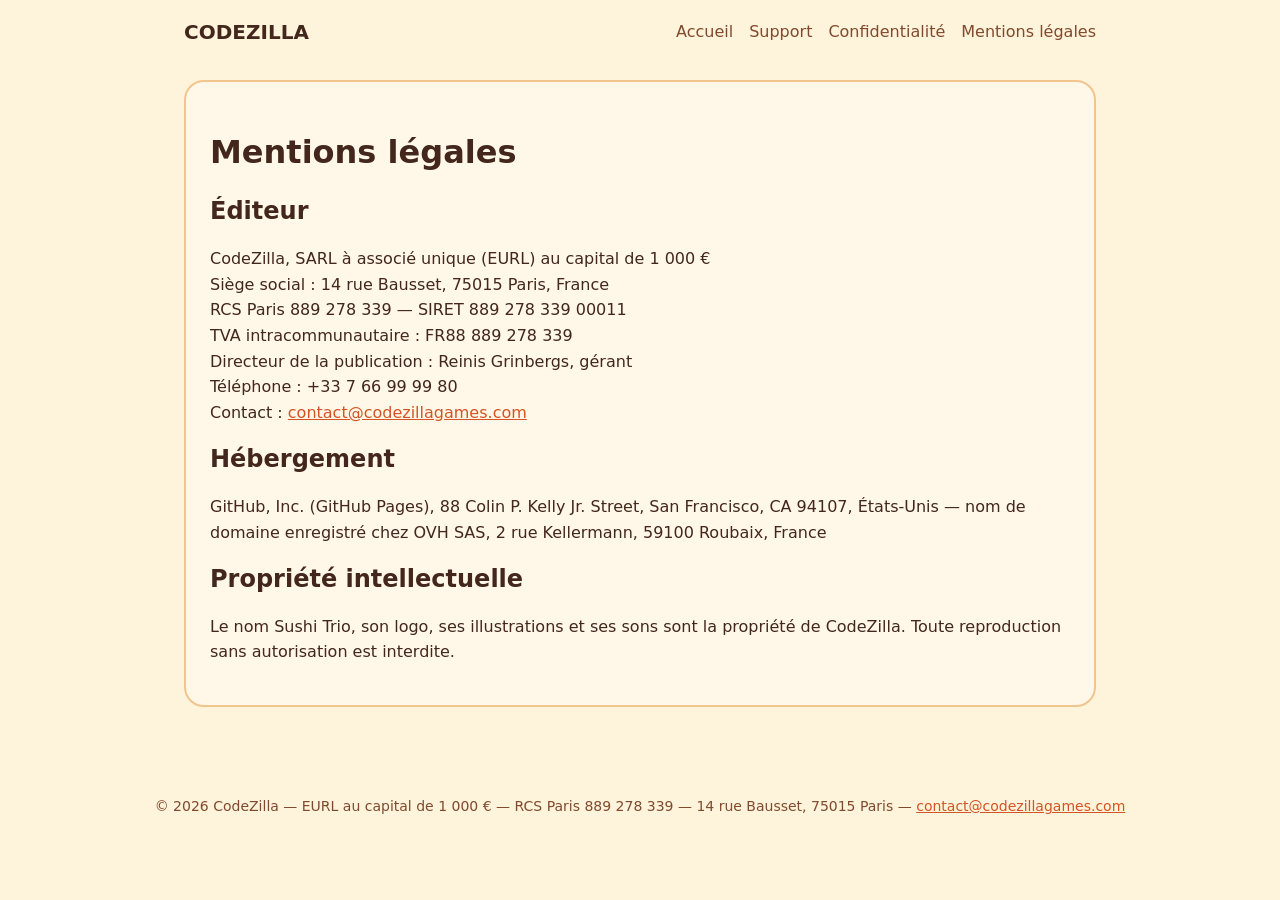
<file: mentions-legales.html>
<!doctype html><html lang="fr"><head><meta charset="utf-8"><meta name="viewport" content="width=device-width,initial-scale=1"><title>Mentions légales — CODEZILLA</title><link rel="icon" href="img/sushi-trio-icone.png"><link rel="stylesheet" href="style.css"></head><body>
<header><a class="brand" href="index.html">CODEZILLA</a><nav><a href="index.html">Accueil</a><a href="support.html">Support</a><a href="confidentialite.html">Confidentialité</a><a href="mentions-legales.html">Mentions légales</a></nav></header>
<main><section class="card"><h1>Mentions légales</h1>
<h2>Éditeur</h2><p>CodeZilla, SARL à associé unique (EURL) au capital de 1 000 €<br>Siège social : 14 rue Bausset, 75015 Paris, France<br>RCS Paris 889 278 339 — SIRET 889 278 339 00011<br>TVA intracommunautaire : FR88 889 278 339<br>Directeur de la publication : Reinis Grinbergs, gérant<br>Téléphone : +33 7 66 99 99 80<br>Contact : <a href="mailto:contact@codezillagames.com">contact@codezillagames.com</a></p>
<h2>Hébergement</h2><p>GitHub, Inc. (GitHub Pages), 88 Colin P. Kelly Jr. Street, San Francisco, CA 94107, États-Unis — nom de domaine enregistré chez OVH SAS, 2 rue Kellermann, 59100 Roubaix, France</p>
<h2>Propriété intellectuelle</h2><p>Le nom Sushi Trio, son logo, ses illustrations et ses sons sont la propriété de CodeZilla. Toute reproduction sans autorisation est interdite.</p></section></main>
<footer>© 2026 CodeZilla — EURL au capital de 1 000 € — RCS Paris 889 278 339 — 14 rue Bausset, 75015 Paris — <a href="mailto:contact@codezillagames.com">contact@codezillagames.com</a></footer></body></html>
</file>
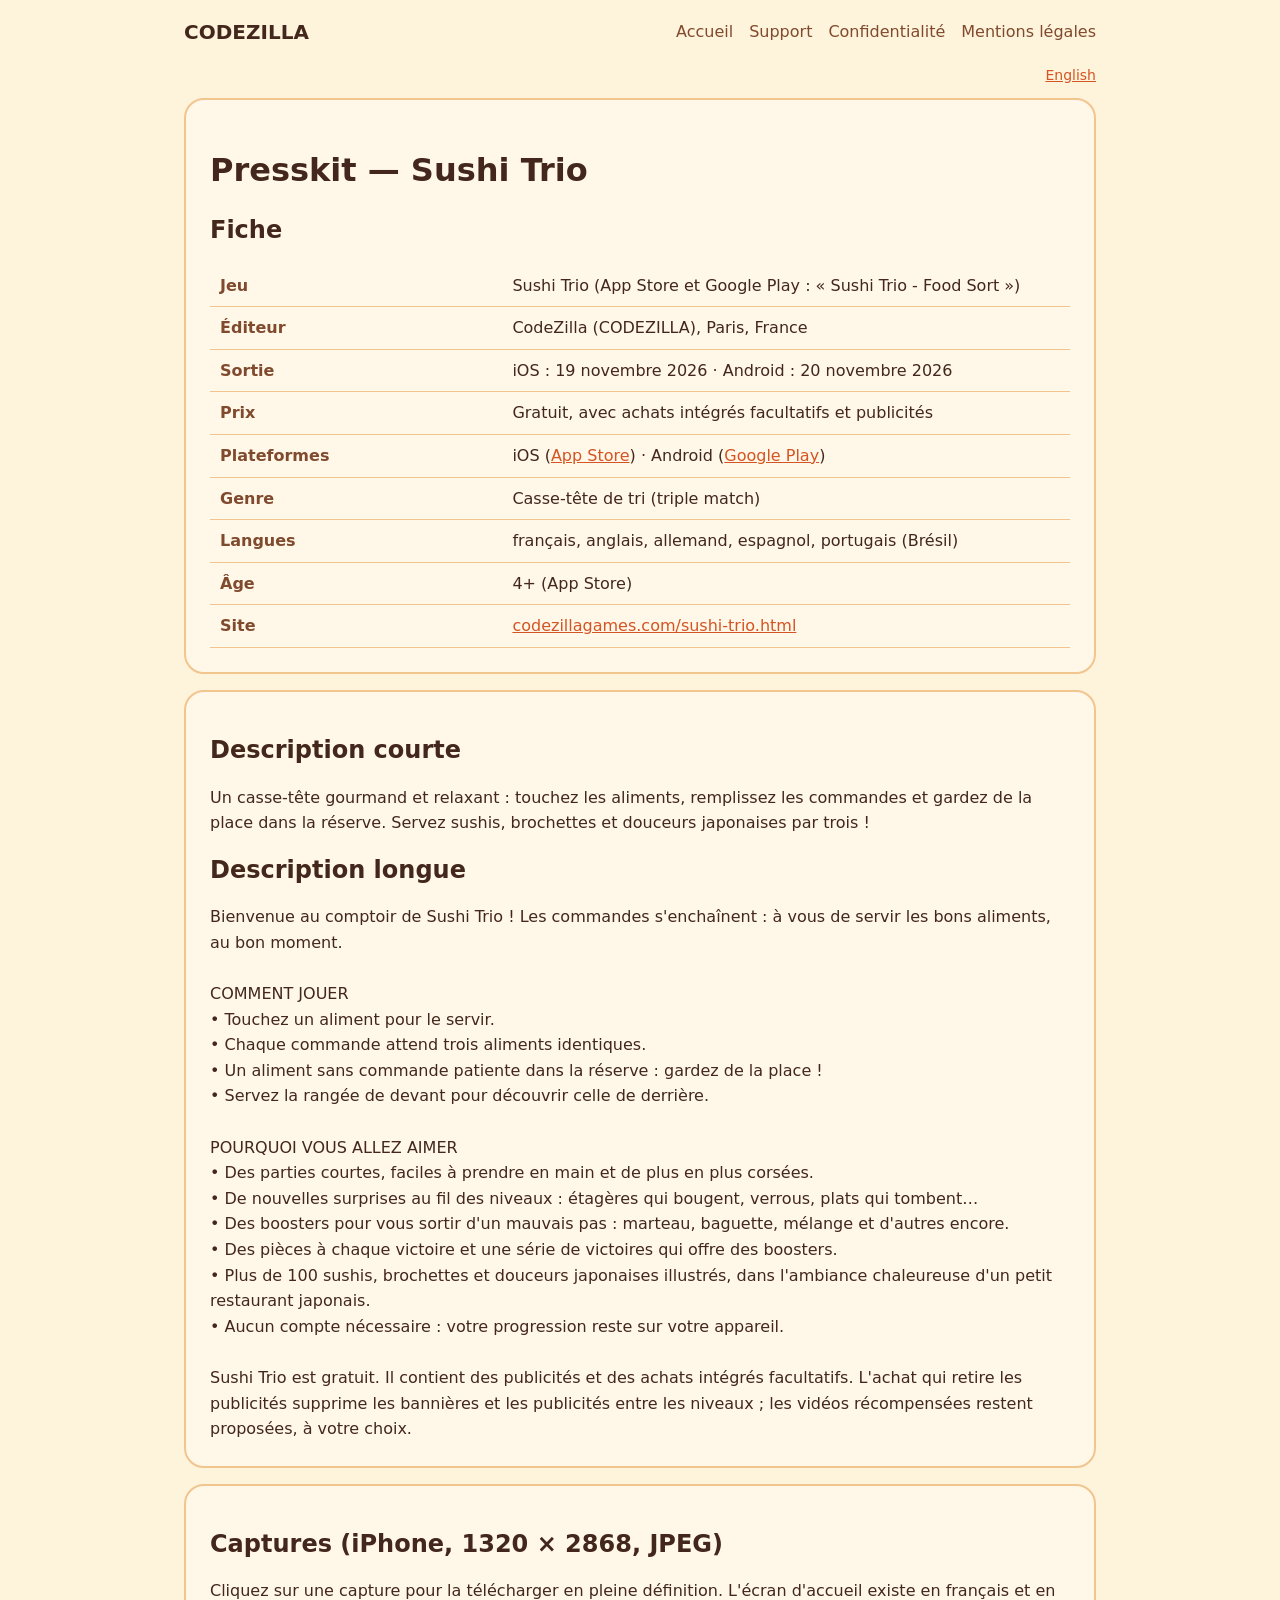
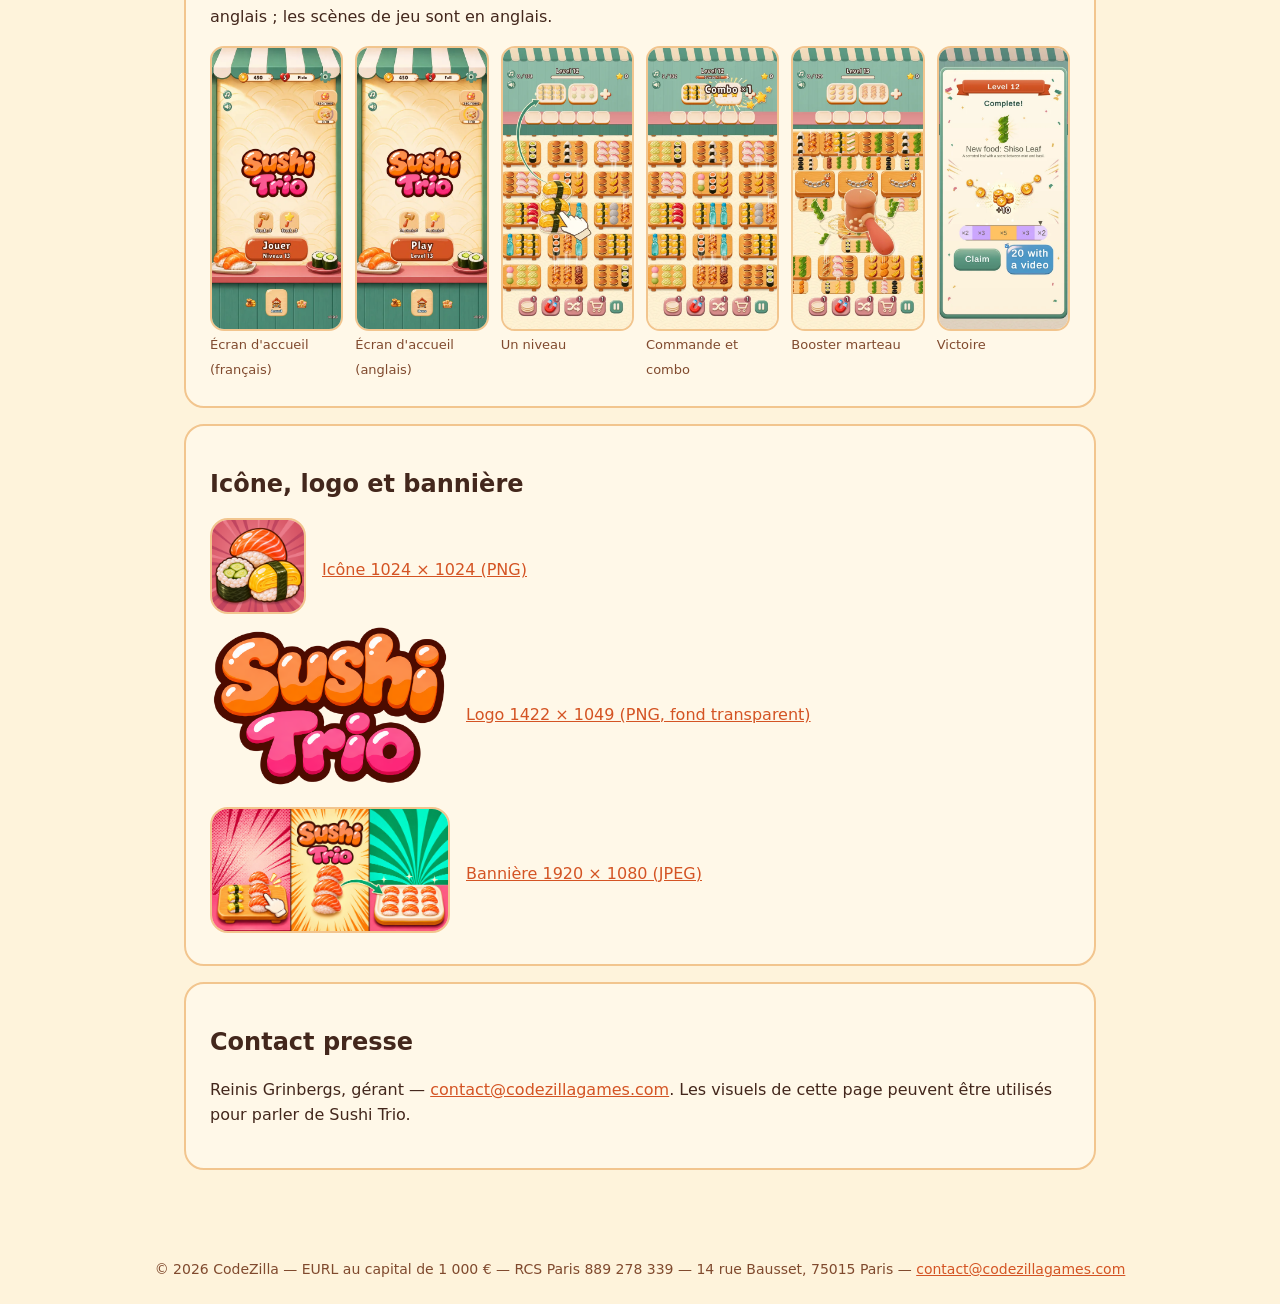
<file: presskit.html>
<!doctype html><html lang="fr"><head><meta charset="utf-8"><meta name="viewport" content="width=device-width,initial-scale=1">
<title>Presskit — Sushi Trio | CODEZILLA</title>
<meta name="description" content="Presskit de Sushi Trio (CODEZILLA) : fiche, descriptions, captures, icône et logo à télécharger, contact presse.">
<link rel="canonical" href="https://codezillagames.com/presskit.html">
<link rel="alternate" hreflang="fr" href="https://codezillagames.com/presskit.html">
<link rel="alternate" hreflang="en" href="https://codezillagames.com/en/presskit.html">
<link rel="alternate" hreflang="x-default" href="https://codezillagames.com/en/presskit.html">
<meta property="og:type" content="website"><meta property="og:site_name" content="CODEZILLA"><meta property="og:url" content="https://codezillagames.com/presskit.html"><meta property="og:title" content="Presskit — Sushi Trio"><meta property="og:description" content="Presskit de Sushi Trio (CODEZILLA) : fiche, descriptions, captures, icône et logo à télécharger, contact presse.">
<meta property="og:image" content="https://codezillagames.com/img/og-sushi-trio.jpg"><meta property="og:image:width" content="1200"><meta property="og:image:height" content="630">
<meta name="twitter:card" content="summary_large_image"><meta name="twitter:title" content="Presskit — Sushi Trio"><meta name="twitter:description" content="Presskit de Sushi Trio (CODEZILLA) : fiche, descriptions, captures, icône et logo à télécharger, contact presse."><meta name="twitter:image" content="https://codezillagames.com/img/og-sushi-trio.jpg">
<link rel="icon" href="img/sushi-trio-icone.png"><link rel="stylesheet" href="style.css"></head><body>
<header><a class="brand" href="index.html">CODEZILLA</a><nav><a href="index.html">Accueil</a><a href="support.html">Support</a><a href="confidentialite.html">Confidentialité</a><a href="mentions-legales.html">Mentions légales</a></nav></header>
<main>
<p class="langs"><a href="en/presskit.html" hreflang="en" lang="en">English</a></p>
<section class="card"><h1>Presskit — Sushi Trio</h1><h2>Fiche</h2><table class="facts"><tr><th>Jeu</th><td>Sushi Trio (App Store et Google Play : « Sushi Trio - Food Sort »)</td></tr><tr><th>Éditeur</th><td>CodeZilla (CODEZILLA), Paris, France</td></tr><tr><th>Sortie</th><td>iOS : 19 novembre 2026 · Android : 20 novembre 2026</td></tr><tr><th>Prix</th><td>Gratuit, avec achats intégrés facultatifs et publicités</td></tr><tr><th>Plateformes</th><td>iOS (<a href="https://apps.apple.com/fr/app/sushi-trio-food-sort/id6835079924">App Store</a>) · Android (<a href="https://play.google.com/store/apps/details?id=com.codezillagames.sushitrio&amp;hl=fr">Google Play</a>)</td></tr><tr><th>Genre</th><td>Casse-tête de tri (triple match)</td></tr><tr><th>Langues</th><td>français, anglais, allemand, espagnol, portugais (Brésil)</td></tr><tr><th>Âge</th><td>4+ (App Store)</td></tr><tr><th>Site</th><td><a href="sushi-trio.html">codezillagames.com/sushi-trio.html</a></td></tr></table></section>
<section class="card"><h2>Description courte</h2><p>Un casse-tête gourmand et relaxant : touchez les aliments, remplissez les commandes et gardez de la place dans la réserve. Servez sushis, brochettes et douceurs japonaises par trois !</p><h2>Description longue</h2><pre class="desc">Bienvenue au comptoir de Sushi Trio ! Les commandes s'enchaînent : à vous de servir les bons aliments, au bon moment.

COMMENT JOUER
• Touchez un aliment pour le servir.
• Chaque commande attend trois aliments identiques.
• Un aliment sans commande patiente dans la réserve : gardez de la place !
• Servez la rangée de devant pour découvrir celle de derrière.

POURQUOI VOUS ALLEZ AIMER
• Des parties courtes, faciles à prendre en main et de plus en plus corsées.
• De nouvelles surprises au fil des niveaux : étagères qui bougent, verrous, plats qui tombent…
• Des boosters pour vous sortir d'un mauvais pas : marteau, baguette, mélange et d'autres encore.
• Des pièces à chaque victoire et une série de victoires qui offre des boosters.
• Plus de 100 sushis, brochettes et douceurs japonaises illustrés, dans l'ambiance chaleureuse d'un petit restaurant japonais.
• Aucun compte nécessaire : votre progression reste sur votre appareil.

Sushi Trio est gratuit. Il contient des publicités et des achats intégrés facultatifs. L'achat qui retire les publicités supprime les bannières et les publicités entre les niveaux ; les vidéos récompensées restent proposées, à votre choix.</pre></section>
<section class="card"><h2>Captures (iPhone, 1320 × 2868, JPEG)</h2><p>Cliquez sur une capture pour la télécharger en pleine définition. L'écran d'accueil existe en français et en anglais ; les scènes de jeu sont en anglais.</p><ul class="gallery six"><li><a href="presse/sushi-trio-fr-01-accueil.jpg" download><img src="img/sushi-trio/fr-01-accueil.webp" alt="Écran d'accueil (français)" width="440" height="956" loading="lazy">Écran d'accueil (français)</a></li><li><a href="presse/sushi-trio-en-01-accueil.jpg" download><img src="img/sushi-trio/en-01-accueil.webp" alt="Écran d'accueil (anglais)" width="440" height="956" loading="lazy">Écran d'accueil (anglais)</a></li><li><a href="presse/sushi-trio-en-02-partie.jpg" download><img src="img/sushi-trio/en-02-partie.webp" alt="Un niveau" width="440" height="956" loading="lazy">Un niveau</a></li><li><a href="presse/sushi-trio-en-03-commande.jpg" download><img src="img/sushi-trio/en-03-commande.webp" alt="Commande et combo" width="440" height="956" loading="lazy">Commande et combo</a></li><li><a href="presse/sushi-trio-en-04-booster.jpg" download><img src="img/sushi-trio/en-04-booster.webp" alt="Booster marteau" width="440" height="956" loading="lazy">Booster marteau</a></li><li><a href="presse/sushi-trio-en-05-victoire.jpg" download><img src="img/sushi-trio/en-05-victoire.webp" alt="Victoire" width="440" height="956" loading="lazy">Victoire</a></li></ul></section>
<section class="card"><h2>Icône, logo et bannière</h2><div class="downloads"><a href="presse/sushi-trio-icone-1024.png" download><img src="img/sushi-trio-icone.png" alt="" width="96" height="96"></a><a href="presse/sushi-trio-icone-1024.png" download>Icône 1024 × 1024 (PNG)</a></div>
<div class="downloads"><a href="presse/sushi-trio-logo.png" download><img src="img/sushi-trio-logo.png" alt="" width="240" height="177" style="border:0"></a><a href="presse/sushi-trio-logo.png" download>Logo 1422 × 1049 (PNG, fond transparent)</a></div>
<div class="downloads"><a href="presse/sushi-trio-banniere-1920x1080.jpg" download><img src="img/og-sushi-trio.jpg" alt="" width="240" height="126"></a><a href="presse/sushi-trio-banniere-1920x1080.jpg" download>Bannière 1920 × 1080 (JPEG)</a></div></section>
<section class="card"><h2>Contact presse</h2><p>Reinis Grinbergs, gérant — <a href="mailto:contact@codezillagames.com">contact@codezillagames.com</a>. Les visuels de cette page peuvent être utilisés pour parler de Sushi Trio.</p></section>
</main>
<footer>© 2026 CodeZilla — EURL au capital de 1 000 € — RCS Paris 889 278 339 — 14 rue Bausset, 75015 Paris — <a href="mailto:contact@codezillagames.com">contact@codezillagames.com</a></footer></body></html>
</file>
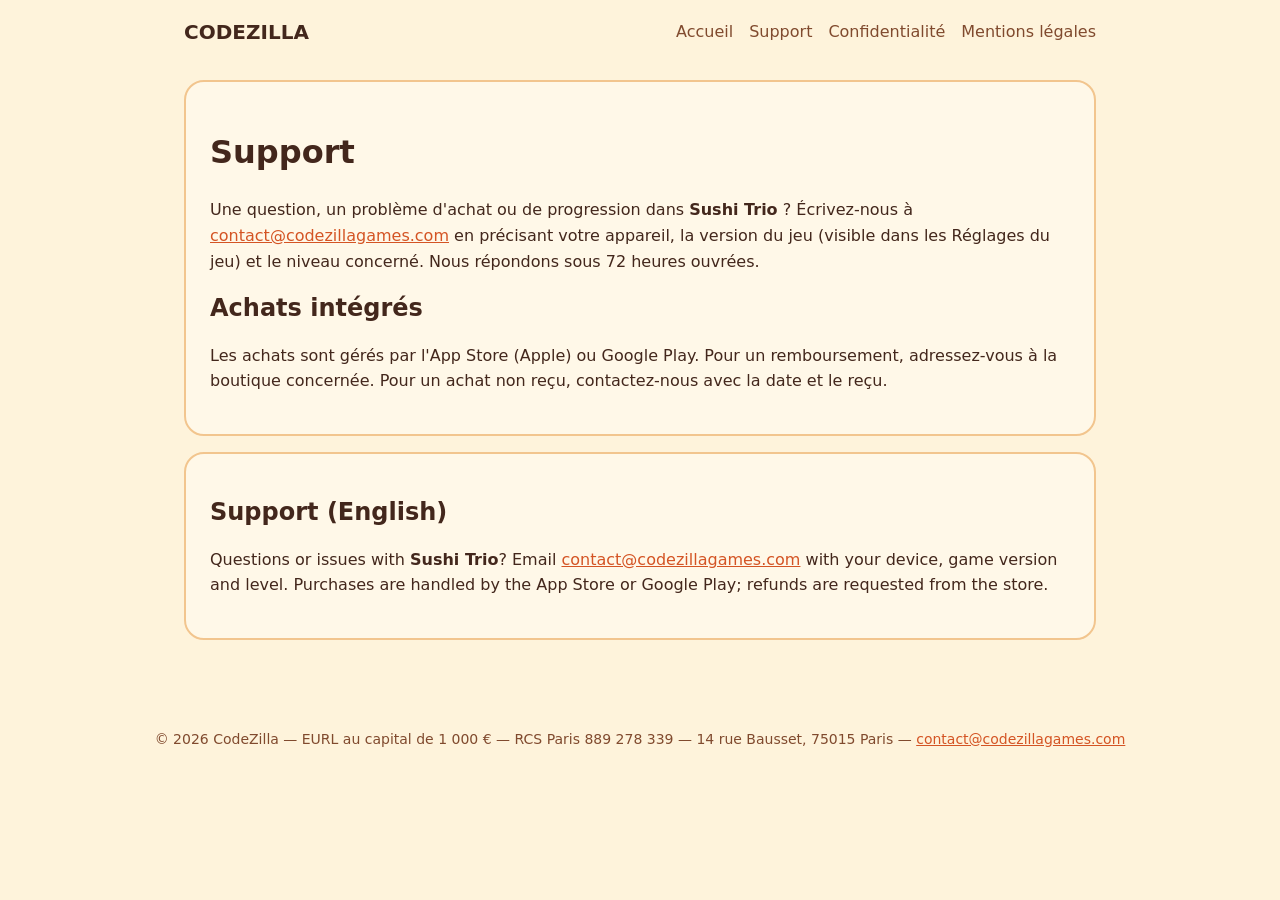
<file: support.html>
<!doctype html><html lang="fr"><head><meta charset="utf-8"><meta name="viewport" content="width=device-width,initial-scale=1"><title>Support — Sushi Trio</title><link rel="icon" href="img/sushi-trio-icone.png"><link rel="stylesheet" href="style.css"></head><body>
<header><a class="brand" href="index.html">CODEZILLA</a><nav><a href="index.html">Accueil</a><a href="support.html">Support</a><a href="confidentialite.html">Confidentialité</a><a href="mentions-legales.html">Mentions légales</a></nav></header>
<main><section class="card"><h1>Support</h1><p>Une question, un problème d'achat ou de progression dans <strong>Sushi Trio</strong> ? Écrivez-nous à <a href="mailto:contact@codezillagames.com">contact@codezillagames.com</a> en précisant votre appareil, la version du jeu (visible dans les Réglages du jeu) et le niveau concerné. Nous répondons sous 72 heures ouvrées.</p>
<h2>Achats intégrés</h2><p>Les achats sont gérés par l'App Store (Apple) ou Google Play. Pour un remboursement, adressez-vous à la boutique concernée. Pour un achat non reçu, contactez-nous avec la date et le reçu.</p></section>
<section class="card" lang="en"><h2>Support (English)</h2><p>Questions or issues with <strong>Sushi Trio</strong>? Email <a href="mailto:contact@codezillagames.com">contact@codezillagames.com</a> with your device, game version and level. Purchases are handled by the App Store or Google Play; refunds are requested from the store.</p></section></main>
<footer>© 2026 CodeZilla — EURL au capital de 1 000 € — RCS Paris 889 278 339 — 14 rue Bausset, 75015 Paris — <a href="mailto:contact@codezillagames.com">contact@codezillagames.com</a></footer></body></html>
</file>
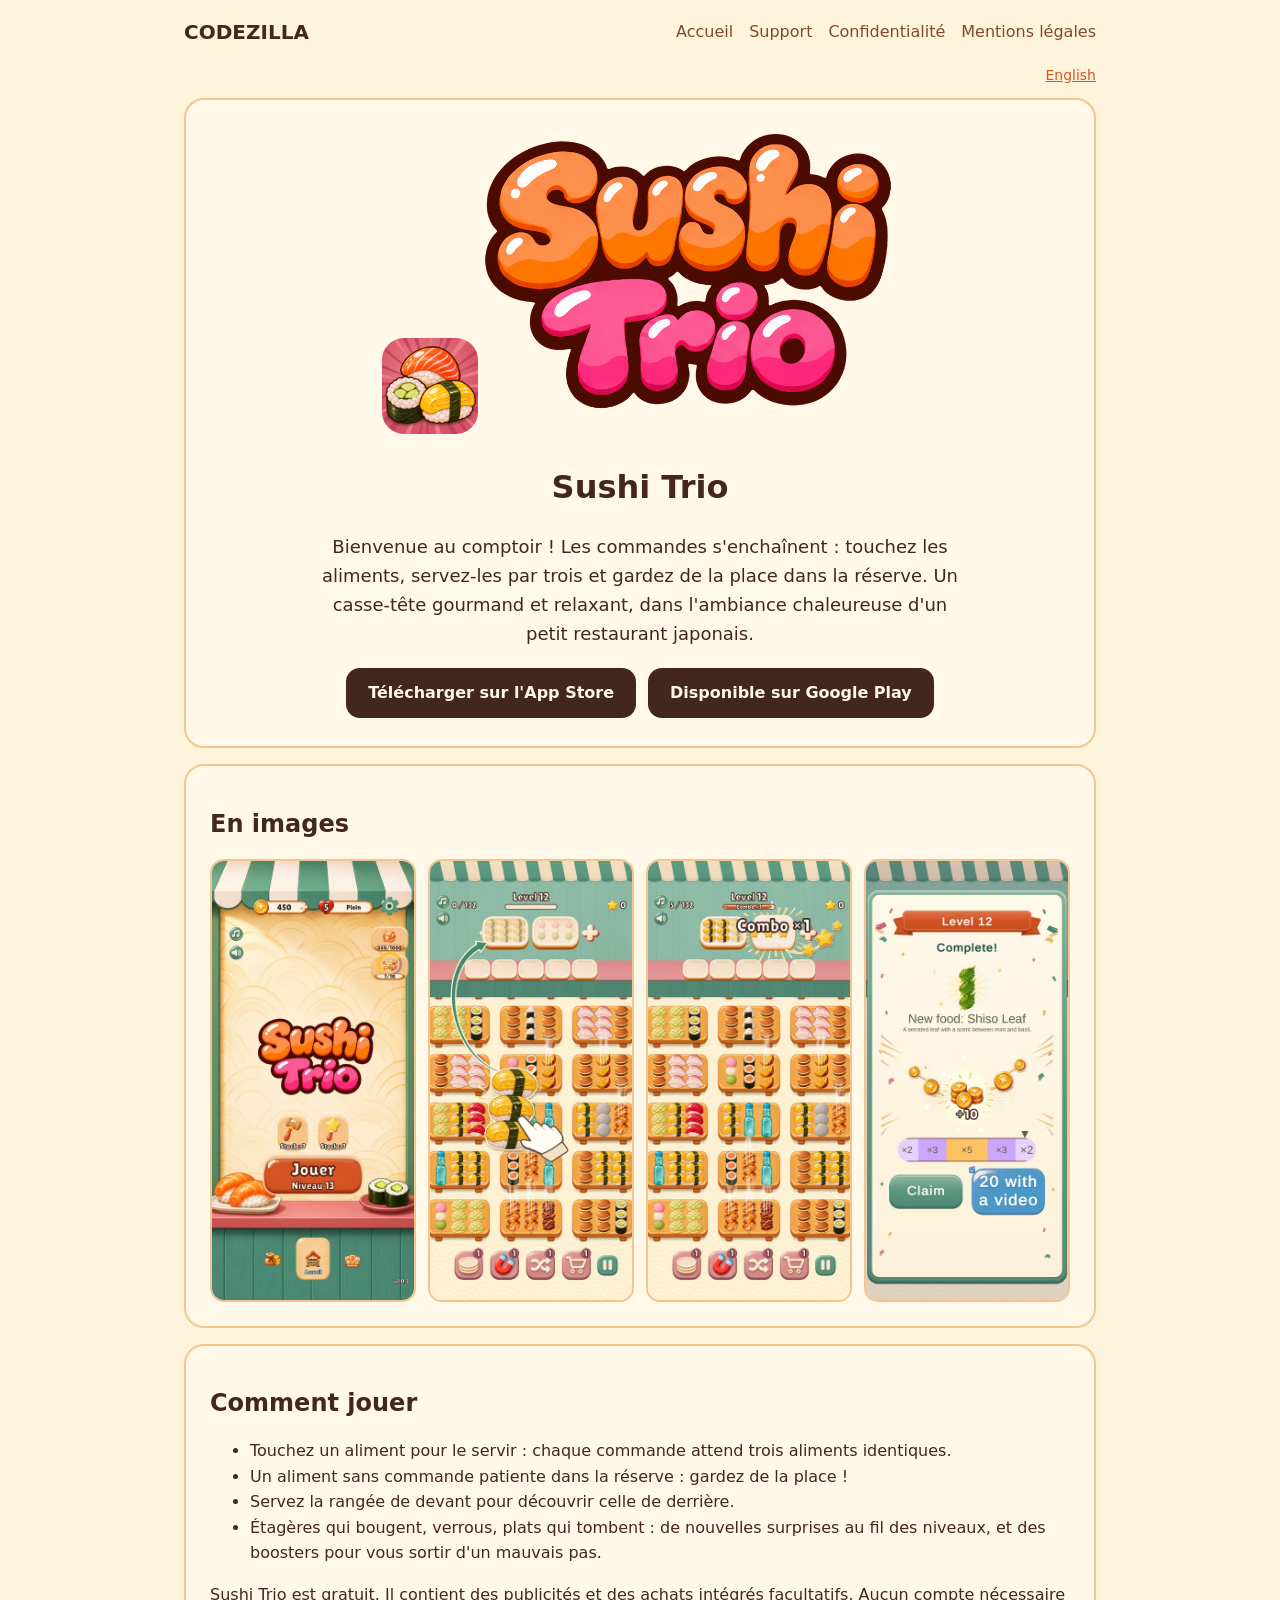
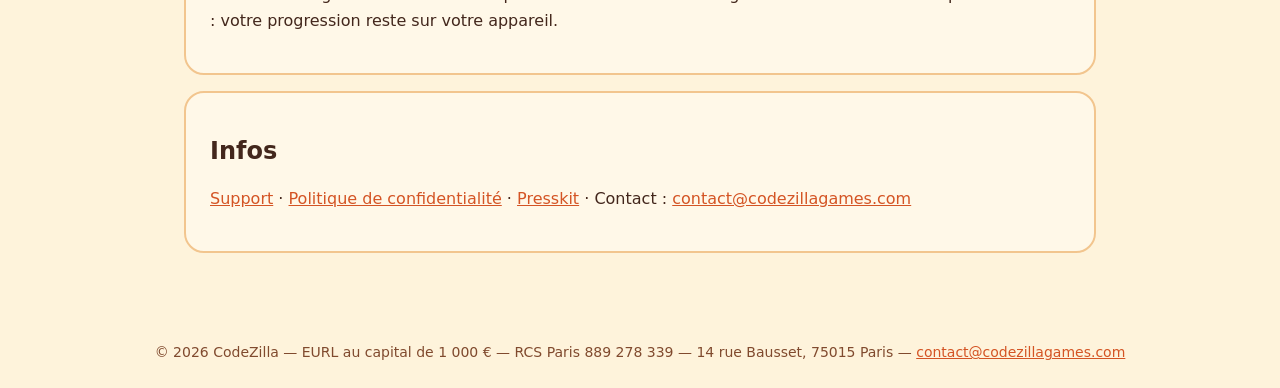
<file: sushi-trio.html>
<!doctype html><html lang="fr"><head><meta charset="utf-8"><meta name="viewport" content="width=device-width,initial-scale=1">
<title>Sushi Trio — jeu de tri de sushis sur iPhone | CODEZILLA</title>
<meta name="description" content="Sushi Trio : un casse-tête gourmand et relaxant. Servez sushis, brochettes et douceurs japonaises par trois. Gratuit sur l'App Store et Google Play.">
<link rel="canonical" href="https://codezillagames.com/sushi-trio.html">
<link rel="alternate" hreflang="fr" href="https://codezillagames.com/sushi-trio.html">
<link rel="alternate" hreflang="en" href="https://codezillagames.com/en/sushi-trio.html">
<link rel="alternate" hreflang="x-default" href="https://codezillagames.com/en/sushi-trio.html">
<meta name="apple-itunes-app" content="app-id=6835079924">
<meta property="og:type" content="website"><meta property="og:site_name" content="CODEZILLA"><meta property="og:locale" content="fr_FR"><meta property="og:locale:alternate" content="en_US">
<meta property="og:url" content="https://codezillagames.com/sushi-trio.html">
<meta property="og:title" content="Sushi Trio — jeu de tri de sushis">
<meta property="og:description" content="Un casse-tête gourmand et relaxant : servez sushis, brochettes et douceurs japonaises par trois. Gratuit sur l'App Store et Google Play.">
<meta property="og:image" content="https://codezillagames.com/img/og-sushi-trio.jpg"><meta property="og:image:width" content="1200"><meta property="og:image:height" content="630"><meta property="og:image:alt" content="Logo Sushi Trio et trois sushis à servir">
<meta name="twitter:card" content="summary_large_image"><meta name="twitter:title" content="Sushi Trio — jeu de tri de sushis"><meta name="twitter:description" content="Un casse-tête gourmand et relaxant : servez sushis, brochettes et douceurs japonaises par trois."><meta name="twitter:image" content="https://codezillagames.com/img/og-sushi-trio.jpg">
<link rel="icon" href="img/sushi-trio-icone.png"><link rel="stylesheet" href="style.css"></head><body>
<header><a class="brand" href="index.html">CODEZILLA</a><nav><a href="index.html">Accueil</a><a href="support.html">Support</a><a href="confidentialite.html">Confidentialité</a><a href="mentions-legales.html">Mentions légales</a></nav></header>
<main>
<p class="langs"><a href="en/sushi-trio.html" hreflang="en" lang="en">English</a></p>
<section class="card hero"><img class="icon" src="img/sushi-trio-icone.png" alt="Icône de Sushi Trio" width="96" height="96"><img class="logo" src="img/sushi-trio-logo.png" alt="Sushi Trio" width="800" height="590"><h1>Sushi Trio</h1>
<p class="lead">Bienvenue au comptoir ! Les commandes s'enchaînent : touchez les aliments, servez-les par trois et gardez de la place dans la réserve. Un casse-tête gourmand et relaxant, dans l'ambiance chaleureuse d'un petit restaurant japonais.</p>
<p class="stores"><a class="store" href="https://apps.apple.com/fr/app/sushi-trio-food-sort/id6835079924">Télécharger sur l'App Store</a><a class="store" href="https://play.google.com/store/apps/details?id=com.codezillagames.sushitrio&amp;hl=fr">Disponible sur Google Play</a></p></section>
<section class="card"><h2>En images</h2><ul class="gallery">
<li><img src="img/sushi-trio/fr-01-accueil.webp" alt="Écran d'accueil de Sushi Trio" width="440" height="956" loading="lazy"></li>
<li><img src="img/sushi-trio/en-02-partie.webp" alt="Un niveau : étagères garnies de sushis et commandes en haut de l'écran" width="440" height="956" loading="lazy"></li>
<li><img src="img/sushi-trio/en-03-commande.webp" alt="Commande servie avec un combo" width="440" height="956" loading="lazy"></li>
<li><img src="img/sushi-trio/en-05-victoire.webp" alt="Écran de victoire avec un nouvel aliment débloqué" width="440" height="956" loading="lazy"></li>
</ul></section>
<section class="card"><h2>Comment jouer</h2><ul>
<li>Touchez un aliment pour le servir : chaque commande attend trois aliments identiques.</li>
<li>Un aliment sans commande patiente dans la réserve : gardez de la place !</li>
<li>Servez la rangée de devant pour découvrir celle de derrière.</li>
<li>Étagères qui bougent, verrous, plats qui tombent : de nouvelles surprises au fil des niveaux, et des boosters pour vous sortir d'un mauvais pas.</li>
</ul><p>Sushi Trio est gratuit. Il contient des publicités et des achats intégrés facultatifs. Aucun compte nécessaire : votre progression reste sur votre appareil.</p></section>
<section class="card"><h2>Infos</h2><p><a href="support.html">Support</a> · <a href="confidentialite.html">Politique de confidentialité</a> · <a href="presskit.html">Presskit</a> · Contact : <a href="mailto:contact@codezillagames.com">contact@codezillagames.com</a></p></section>
</main>
<footer>© 2026 CodeZilla — EURL au capital de 1 000 € — RCS Paris 889 278 339 — 14 rue Bausset, 75015 Paris — <a href="mailto:contact@codezillagames.com">contact@codezillagames.com</a></footer></body></html>
</file>
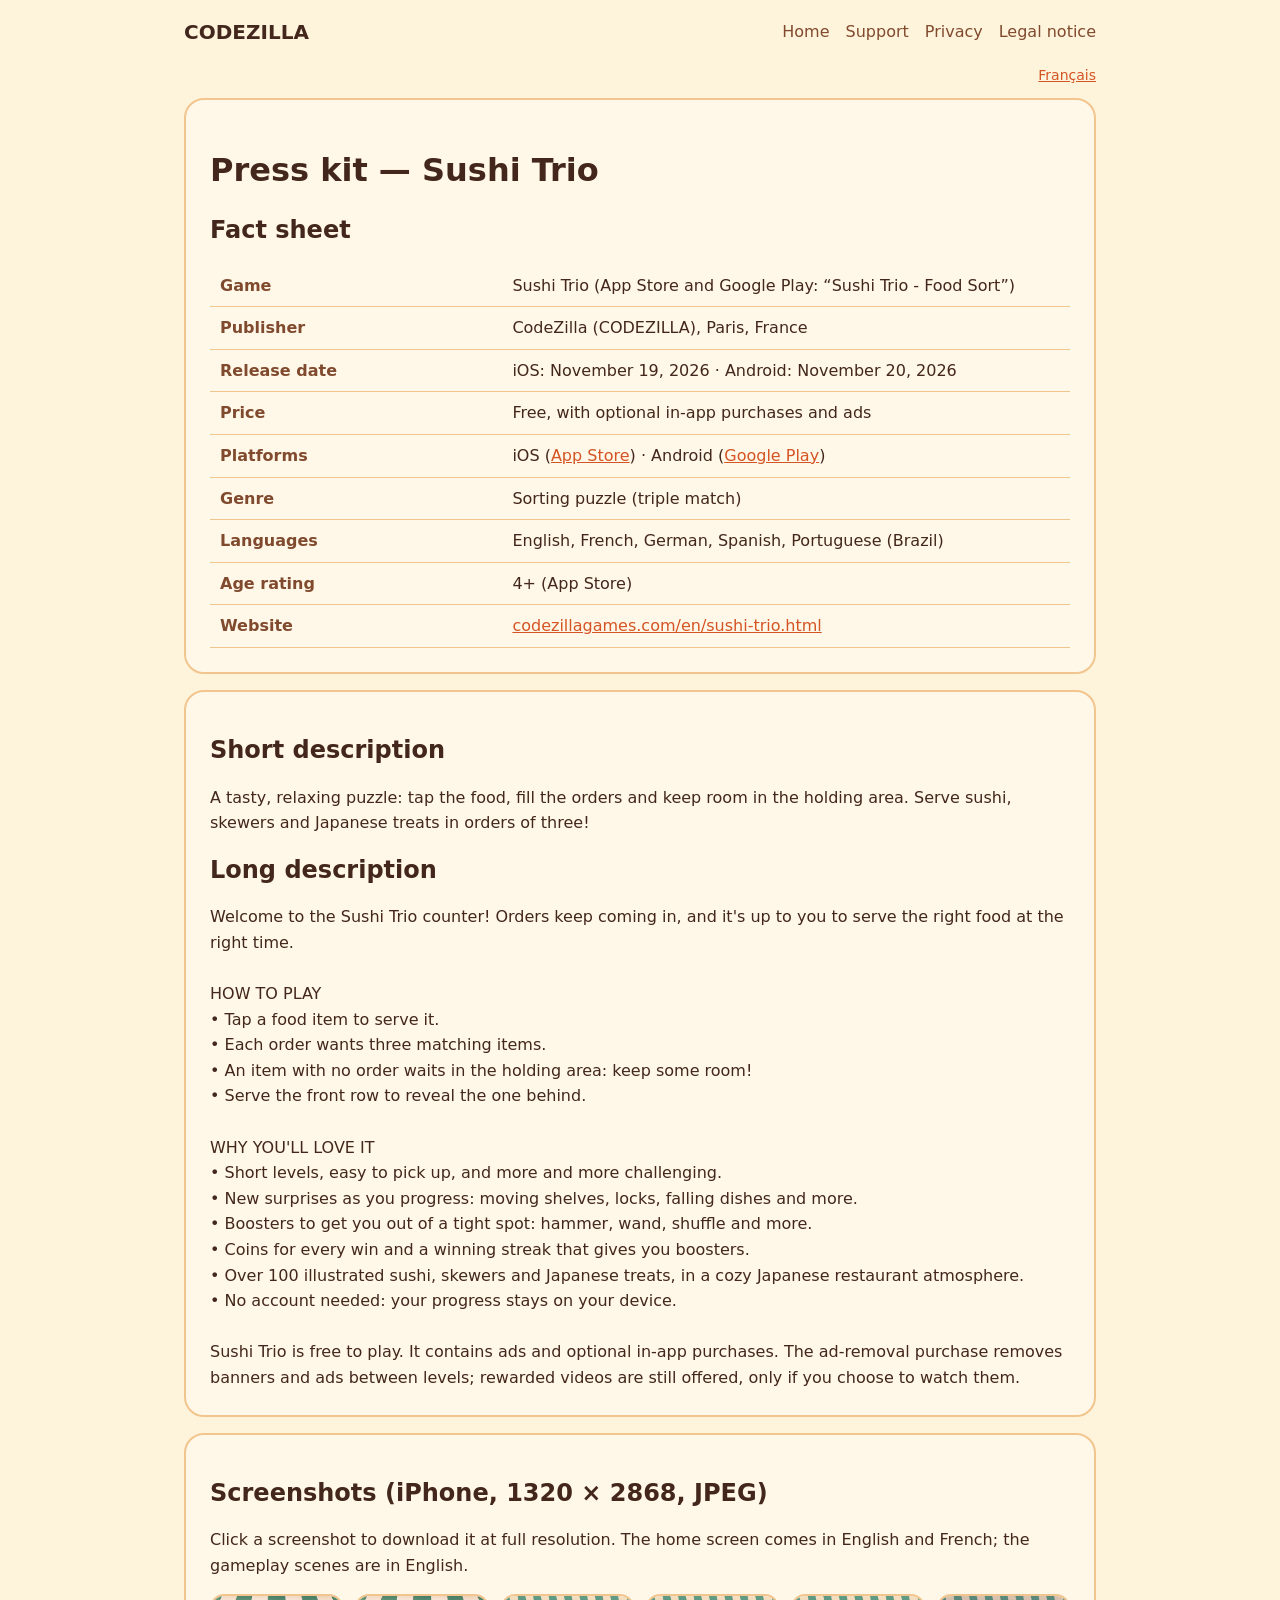
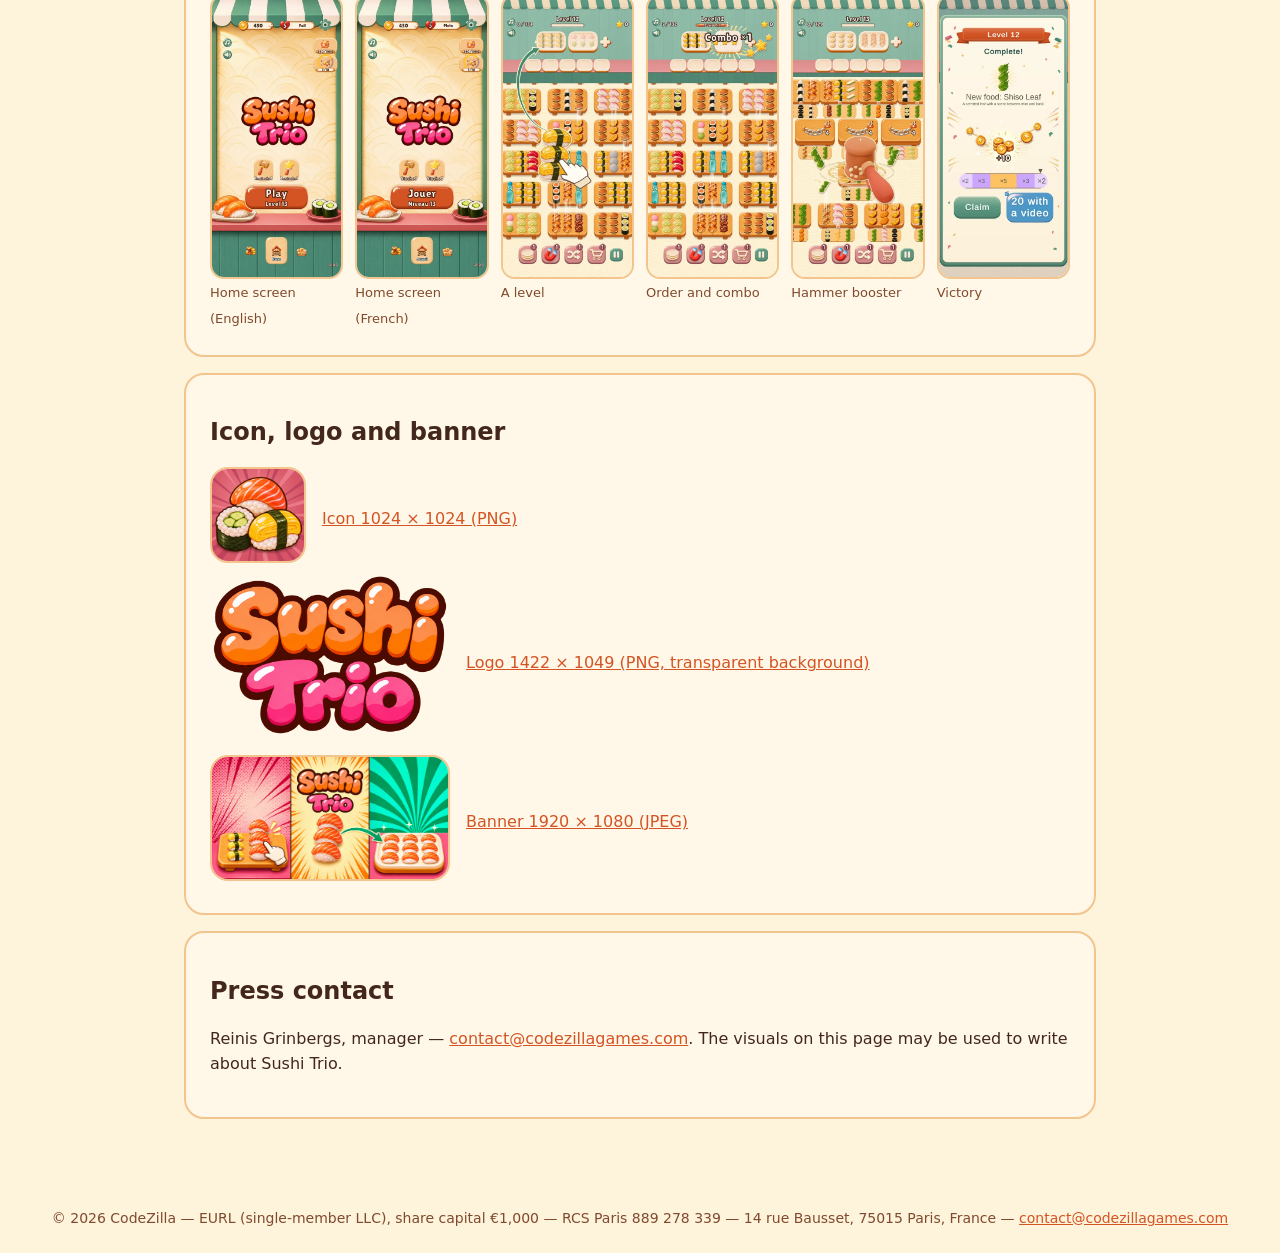
<file: en/presskit.html>
<!doctype html><html lang="en"><head><meta charset="utf-8"><meta name="viewport" content="width=device-width,initial-scale=1">
<title>Press kit — Sushi Trio | CODEZILLA</title>
<meta name="description" content="Sushi Trio press kit (CODEZILLA): fact sheet, descriptions, screenshots, icon and logo downloads, press contact.">
<link rel="canonical" href="https://codezillagames.com/en/presskit.html">
<link rel="alternate" hreflang="fr" href="https://codezillagames.com/presskit.html">
<link rel="alternate" hreflang="en" href="https://codezillagames.com/en/presskit.html">
<link rel="alternate" hreflang="x-default" href="https://codezillagames.com/en/presskit.html">
<meta property="og:type" content="website"><meta property="og:site_name" content="CODEZILLA"><meta property="og:url" content="https://codezillagames.com/en/presskit.html"><meta property="og:title" content="Press kit — Sushi Trio"><meta property="og:description" content="Sushi Trio press kit (CODEZILLA): fact sheet, descriptions, screenshots, icon and logo downloads, press contact.">
<meta property="og:image" content="https://codezillagames.com/img/og-sushi-trio.jpg"><meta property="og:image:width" content="1200"><meta property="og:image:height" content="630">
<meta name="twitter:card" content="summary_large_image"><meta name="twitter:title" content="Press kit — Sushi Trio"><meta name="twitter:description" content="Sushi Trio press kit (CODEZILLA): fact sheet, descriptions, screenshots, icon and logo downloads, press contact."><meta name="twitter:image" content="https://codezillagames.com/img/og-sushi-trio.jpg">
<link rel="icon" href="../img/sushi-trio-icone.png"><link rel="stylesheet" href="../style.css"></head><body>
<header><a class="brand" href="../index.html">CODEZILLA</a><nav><a href="../index.html">Home</a><a href="../support.html">Support</a><a href="../confidentialite.html#en">Privacy</a><a href="../mentions-legales.html">Legal notice</a></nav></header>
<main>
<p class="langs"><a href="../presskit.html" hreflang="fr" lang="fr">Français</a></p>
<section class="card"><h1>Press kit — Sushi Trio</h1><h2>Fact sheet</h2><table class="facts"><tr><th>Game</th><td>Sushi Trio (App Store and Google Play: “Sushi Trio - Food Sort”)</td></tr><tr><th>Publisher</th><td>CodeZilla (CODEZILLA), Paris, France</td></tr><tr><th>Release date</th><td>iOS: November 19, 2026 · Android: November 20, 2026</td></tr><tr><th>Price</th><td>Free, with optional in-app purchases and ads</td></tr><tr><th>Platforms</th><td>iOS (<a href="https://apps.apple.com/us/app/sushi-trio-food-sort/id6835079924">App Store</a>) · Android (<a href="https://play.google.com/store/apps/details?id=com.codezillagames.sushitrio&amp;hl=en">Google Play</a>)</td></tr><tr><th>Genre</th><td>Sorting puzzle (triple match)</td></tr><tr><th>Languages</th><td>English, French, German, Spanish, Portuguese (Brazil)</td></tr><tr><th>Age rating</th><td>4+ (App Store)</td></tr><tr><th>Website</th><td><a href="sushi-trio.html">codezillagames.com/en/sushi-trio.html</a></td></tr></table></section>
<section class="card"><h2>Short description</h2><p>A tasty, relaxing puzzle: tap the food, fill the orders and keep room in the holding area. Serve sushi, skewers and Japanese treats in orders of three!</p><h2>Long description</h2><pre class="desc">Welcome to the Sushi Trio counter! Orders keep coming in, and it's up to you to serve the right food at the right time.

HOW TO PLAY
• Tap a food item to serve it.
• Each order wants three matching items.
• An item with no order waits in the holding area: keep some room!
• Serve the front row to reveal the one behind.

WHY YOU'LL LOVE IT
• Short levels, easy to pick up, and more and more challenging.
• New surprises as you progress: moving shelves, locks, falling dishes and more.
• Boosters to get you out of a tight spot: hammer, wand, shuffle and more.
• Coins for every win and a winning streak that gives you boosters.
• Over 100 illustrated sushi, skewers and Japanese treats, in a cozy Japanese restaurant atmosphere.
• No account needed: your progress stays on your device.

Sushi Trio is free to play. It contains ads and optional in-app purchases. The ad-removal purchase removes banners and ads between levels; rewarded videos are still offered, only if you choose to watch them.</pre></section>
<section class="card"><h2>Screenshots (iPhone, 1320 × 2868, JPEG)</h2><p>Click a screenshot to download it at full resolution. The home screen comes in English and French; the gameplay scenes are in English.</p><ul class="gallery six"><li><a href="../presse/sushi-trio-en-01-accueil.jpg" download><img src="../img/sushi-trio/en-01-accueil.webp" alt="Home screen (English)" width="440" height="956" loading="lazy">Home screen (English)</a></li><li><a href="../presse/sushi-trio-fr-01-accueil.jpg" download><img src="../img/sushi-trio/fr-01-accueil.webp" alt="Home screen (French)" width="440" height="956" loading="lazy">Home screen (French)</a></li><li><a href="../presse/sushi-trio-en-02-partie.jpg" download><img src="../img/sushi-trio/en-02-partie.webp" alt="A level" width="440" height="956" loading="lazy">A level</a></li><li><a href="../presse/sushi-trio-en-03-commande.jpg" download><img src="../img/sushi-trio/en-03-commande.webp" alt="Order and combo" width="440" height="956" loading="lazy">Order and combo</a></li><li><a href="../presse/sushi-trio-en-04-booster.jpg" download><img src="../img/sushi-trio/en-04-booster.webp" alt="Hammer booster" width="440" height="956" loading="lazy">Hammer booster</a></li><li><a href="../presse/sushi-trio-en-05-victoire.jpg" download><img src="../img/sushi-trio/en-05-victoire.webp" alt="Victory" width="440" height="956" loading="lazy">Victory</a></li></ul></section>
<section class="card"><h2>Icon, logo and banner</h2><div class="downloads"><a href="../presse/sushi-trio-icone-1024.png" download><img src="../img/sushi-trio-icone.png" alt="" width="96" height="96"></a><a href="../presse/sushi-trio-icone-1024.png" download>Icon 1024 × 1024 (PNG)</a></div>
<div class="downloads"><a href="../presse/sushi-trio-logo.png" download><img src="../img/sushi-trio-logo.png" alt="" width="240" height="177" style="border:0"></a><a href="../presse/sushi-trio-logo.png" download>Logo 1422 × 1049 (PNG, transparent background)</a></div>
<div class="downloads"><a href="../presse/sushi-trio-banniere-1920x1080.jpg" download><img src="../img/og-sushi-trio.jpg" alt="" width="240" height="126"></a><a href="../presse/sushi-trio-banniere-1920x1080.jpg" download>Banner 1920 × 1080 (JPEG)</a></div></section>
<section class="card"><h2>Press contact</h2><p>Reinis Grinbergs, manager — <a href="mailto:contact@codezillagames.com">contact@codezillagames.com</a>. The visuals on this page may be used to write about Sushi Trio.</p></section>
</main>
<footer>© 2026 CodeZilla — EURL (single-member LLC), share capital €1,000 — RCS Paris 889 278 339 — 14 rue Bausset, 75015 Paris, France — <a href="mailto:contact@codezillagames.com">contact@codezillagames.com</a></footer></body></html>
</file>
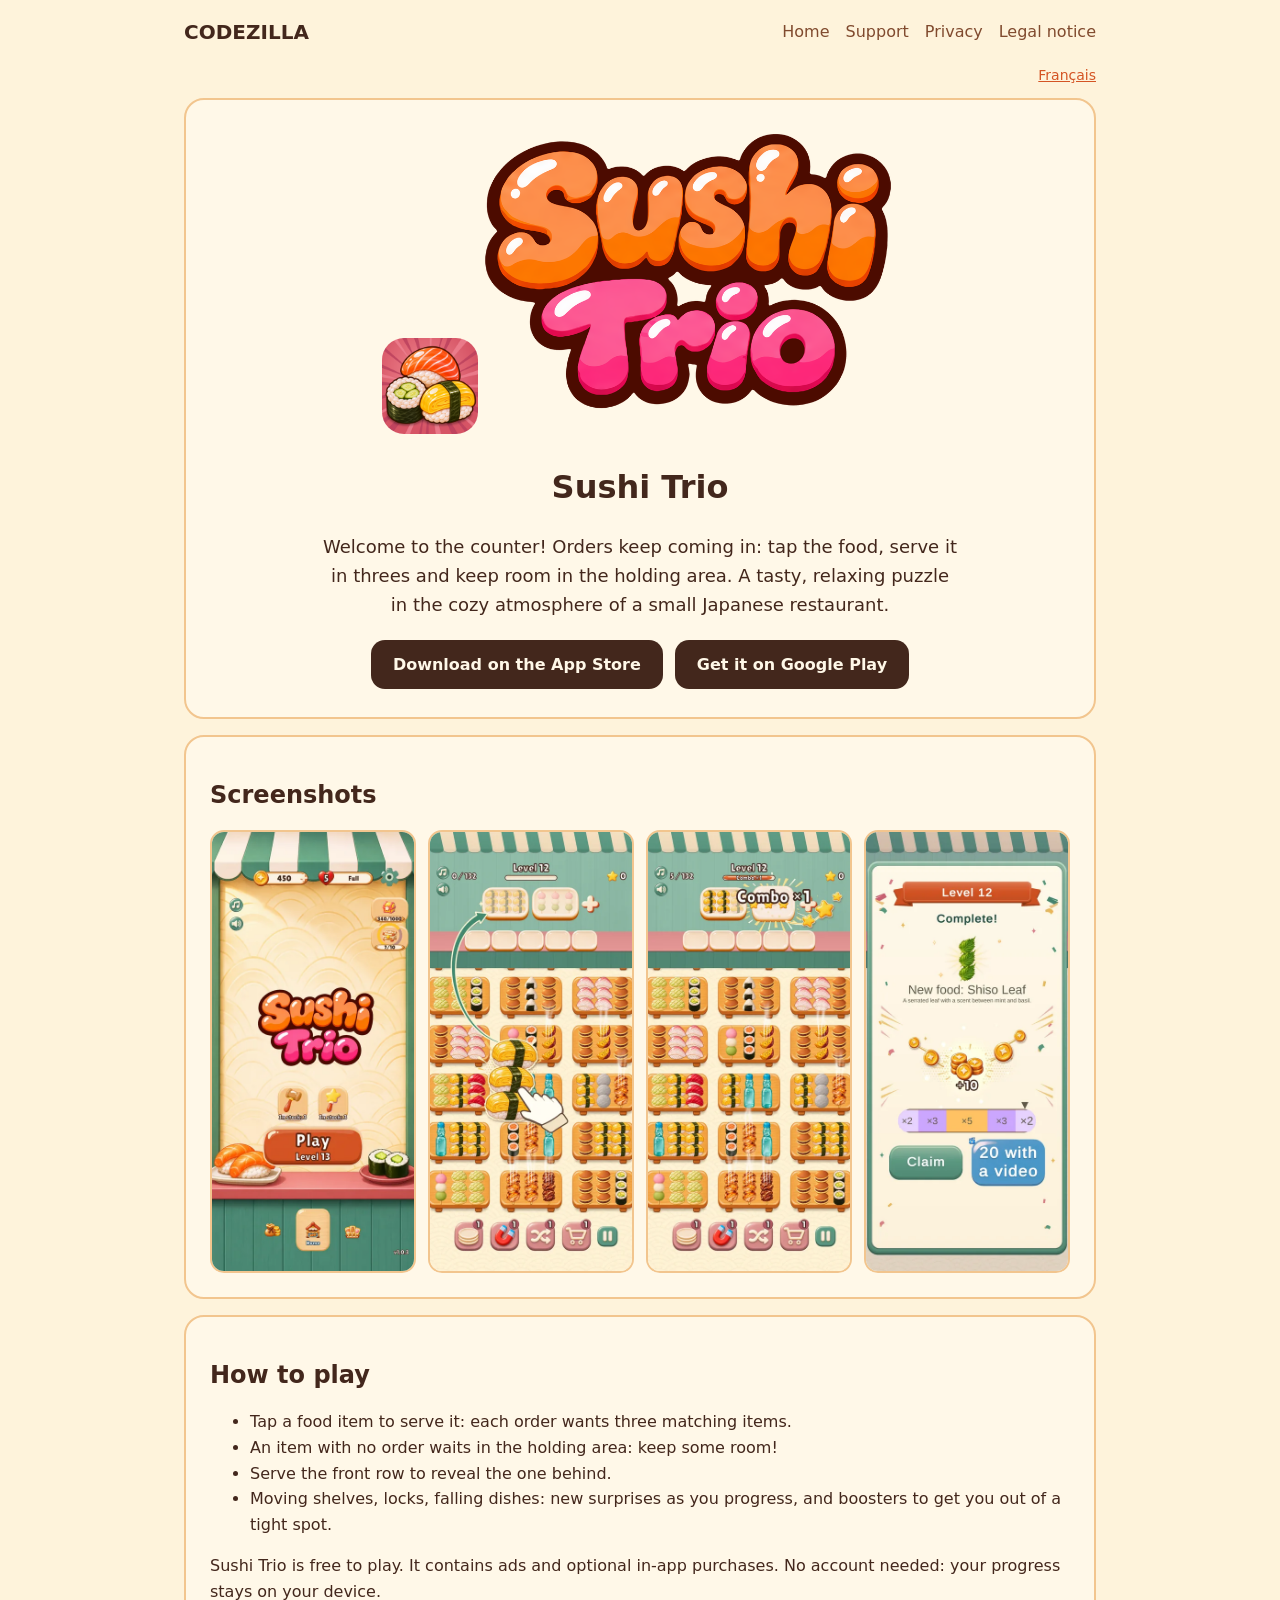
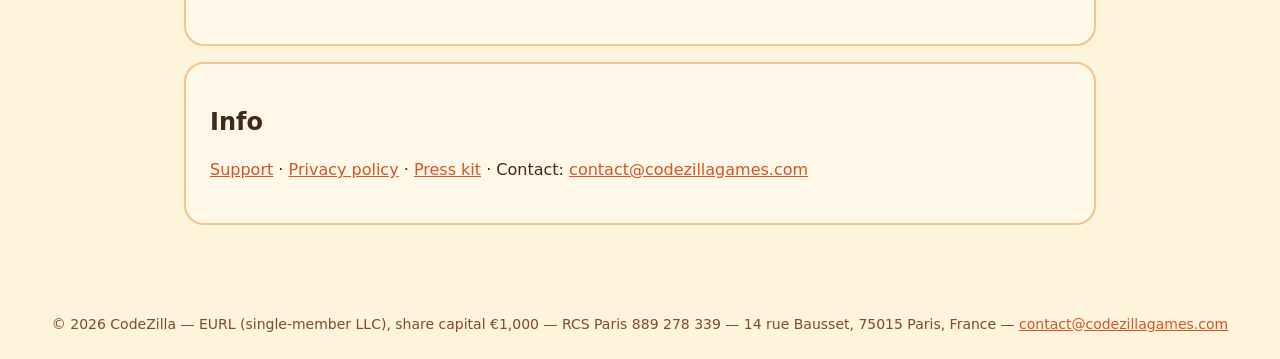
<file: en/sushi-trio.html>
<!doctype html><html lang="en"><head><meta charset="utf-8"><meta name="viewport" content="width=device-width,initial-scale=1">
<title>Sushi Trio — cozy food sorting puzzle for iPhone | CODEZILLA</title>
<meta name="description" content="Sushi Trio: a tasty, relaxing puzzle. Serve sushi, skewers and Japanese treats in orders of three. Free on the App Store and Google Play.">
<link rel="canonical" href="https://codezillagames.com/en/sushi-trio.html">
<link rel="alternate" hreflang="fr" href="https://codezillagames.com/sushi-trio.html">
<link rel="alternate" hreflang="en" href="https://codezillagames.com/en/sushi-trio.html">
<link rel="alternate" hreflang="x-default" href="https://codezillagames.com/en/sushi-trio.html">
<meta name="apple-itunes-app" content="app-id=6835079924">
<meta property="og:type" content="website"><meta property="og:site_name" content="CODEZILLA"><meta property="og:locale" content="en_US"><meta property="og:locale:alternate" content="fr_FR">
<meta property="og:url" content="https://codezillagames.com/en/sushi-trio.html">
<meta property="og:title" content="Sushi Trio — cozy food sorting puzzle">
<meta property="og:description" content="A tasty, relaxing puzzle: serve sushi, skewers and Japanese treats in orders of three. Free on the App Store and Google Play.">
<meta property="og:image" content="https://codezillagames.com/img/og-sushi-trio.jpg"><meta property="og:image:width" content="1200"><meta property="og:image:height" content="630"><meta property="og:image:alt" content="Sushi Trio logo with three sushi to serve">
<meta name="twitter:card" content="summary_large_image"><meta name="twitter:title" content="Sushi Trio — cozy food sorting puzzle"><meta name="twitter:description" content="A tasty, relaxing puzzle: serve sushi, skewers and Japanese treats in orders of three."><meta name="twitter:image" content="https://codezillagames.com/img/og-sushi-trio.jpg">
<link rel="icon" href="../img/sushi-trio-icone.png"><link rel="stylesheet" href="../style.css"></head><body>
<header><a class="brand" href="../index.html">CODEZILLA</a><nav><a href="../index.html">Home</a><a href="../support.html">Support</a><a href="../confidentialite.html#en">Privacy</a><a href="../mentions-legales.html">Legal notice</a></nav></header>
<main>
<p class="langs"><a href="../sushi-trio.html" hreflang="fr" lang="fr">Français</a></p>
<section class="card hero"><img class="icon" src="../img/sushi-trio-icone.png" alt="Sushi Trio icon" width="96" height="96"><img class="logo" src="../img/sushi-trio-logo.png" alt="Sushi Trio" width="800" height="590"><h1>Sushi Trio</h1>
<p class="lead">Welcome to the counter! Orders keep coming in: tap the food, serve it in threes and keep room in the holding area. A tasty, relaxing puzzle in the cozy atmosphere of a small Japanese restaurant.</p>
<p class="stores"><a class="store" href="https://apps.apple.com/us/app/sushi-trio-food-sort/id6835079924">Download on the App Store</a><a class="store" href="https://play.google.com/store/apps/details?id=com.codezillagames.sushitrio&amp;hl=en">Get it on Google Play</a></p></section>
<section class="card"><h2>Screenshots</h2><ul class="gallery">
<li><img src="../img/sushi-trio/en-01-accueil.webp" alt="Sushi Trio home screen" width="440" height="956" loading="lazy"></li>
<li><img src="../img/sushi-trio/en-02-partie.webp" alt="A level: shelves full of sushi, orders at the top of the screen" width="440" height="956" loading="lazy"></li>
<li><img src="../img/sushi-trio/en-03-commande.webp" alt="An order served with a combo" width="440" height="956" loading="lazy"></li>
<li><img src="../img/sushi-trio/en-05-victoire.webp" alt="Victory screen with a new food unlocked" width="440" height="956" loading="lazy"></li>
</ul></section>
<section class="card"><h2>How to play</h2><ul>
<li>Tap a food item to serve it: each order wants three matching items.</li>
<li>An item with no order waits in the holding area: keep some room!</li>
<li>Serve the front row to reveal the one behind.</li>
<li>Moving shelves, locks, falling dishes: new surprises as you progress, and boosters to get you out of a tight spot.</li>
</ul><p>Sushi Trio is free to play. It contains ads and optional in-app purchases. No account needed: your progress stays on your device.</p></section>
<section class="card"><h2>Info</h2><p><a href="../support.html">Support</a> · <a href="../confidentialite.html#en">Privacy policy</a> · <a href="presskit.html">Press kit</a> · Contact: <a href="mailto:contact@codezillagames.com">contact@codezillagames.com</a></p></section>
</main>
<footer>© 2026 CodeZilla — EURL (single-member LLC), share capital €1,000 — RCS Paris 889 278 339 — 14 rue Bausset, 75015 Paris, France — <a href="mailto:contact@codezillagames.com">contact@codezillagames.com</a></footer></body></html>
</file>
<file: style.css>
:root{--bg:#FEF3DB;--card:#FFF8E8;--ink:#43271C;--accent:#D45424;--honey:#D99048;--muted:#804A2E}
*{box-sizing:border-box}body{margin:0;background:var(--bg);color:var(--ink);font:16px/1.6 system-ui,-apple-system,"Segoe UI",Roboto,sans-serif}
header{display:flex;flex-wrap:wrap;gap:16px;align-items:center;justify-content:space-between;padding:16px 24px;max-width:960px;margin:auto}
header a.brand{font-weight:800;font-size:20px;color:var(--ink);text-decoration:none}nav a{margin-left:16px;color:var(--muted);text-decoration:none}nav a:hover{color:var(--accent)}
main{max-width:960px;margin:auto;padding:0 24px 48px}.card{background:var(--card);border:2px solid #F2C58E;border-radius:20px;padding:24px;margin:16px 0}
h1,h2{color:var(--ink);line-height:1.2}h1{font-size:32px}a{color:var(--accent)}.hero{text-align:center}.hero img.logo{max-width:420px;width:100%;height:auto}
.hero img.icon{width:96px;height:96px;border-radius:22px}footer{text-align:center;color:var(--muted);font-size:14px;padding:24px}
.stores{margin:20px 0 4px}a.store{display:inline-block;background:var(--ink);color:#FFF8E8;font-weight:700;padding:12px 22px;border-radius:14px;text-decoration:none}a.store:hover{background:var(--accent)}
.todo{background:#ffe1d6;padding:0 4px;border-radius:4px}
@media (max-width:600px){nav a{margin-left:10px}h1{font-size:26px}}
.langs{text-align:right;margin:0 0 -4px;font-size:14px}.lead{font-size:18px;max-width:640px;margin:0 auto}
.stores{display:flex;flex-wrap:wrap;gap:12px;justify-content:center;align-items:center}.soon{display:inline-block;border:2px dashed #D9B48A;color:var(--muted);font-weight:700;padding:10px 20px;border-radius:14px}
.gallery{display:grid;grid-template-columns:repeat(4,1fr);gap:12px;margin:16px 0 0;padding:0;list-style:none}.gallery img{width:100%;height:auto;display:block;border-radius:14px;border:2px solid #F2C58E;background:#fff}
.gallery.six{grid-template-columns:repeat(6,1fr)}.gallery a{text-decoration:none;font-size:13px;color:var(--muted)}
table.facts{border-collapse:collapse;width:100%;table-layout:fixed}table.facts td{overflow-wrap:anywhere}table.facts th,table.facts td{text-align:left;vertical-align:top;padding:8px 10px;border-bottom:1px solid #F2C58E}table.facts th{width:34%;color:var(--muted);font-weight:600}
.downloads{display:flex;flex-wrap:wrap;gap:16px;align-items:center}.downloads img{border-radius:18px;border:2px solid #F2C58E}pre.desc{white-space:pre-wrap;font:inherit;margin:0}
@media (max-width:600px){.gallery{grid-template-columns:repeat(2,1fr)}.gallery.six{grid-template-columns:repeat(3,1fr)}table.facts th{width:36%}table.facts th,table.facts td{padding:8px 6px}.card{padding:18px}}
</file>
